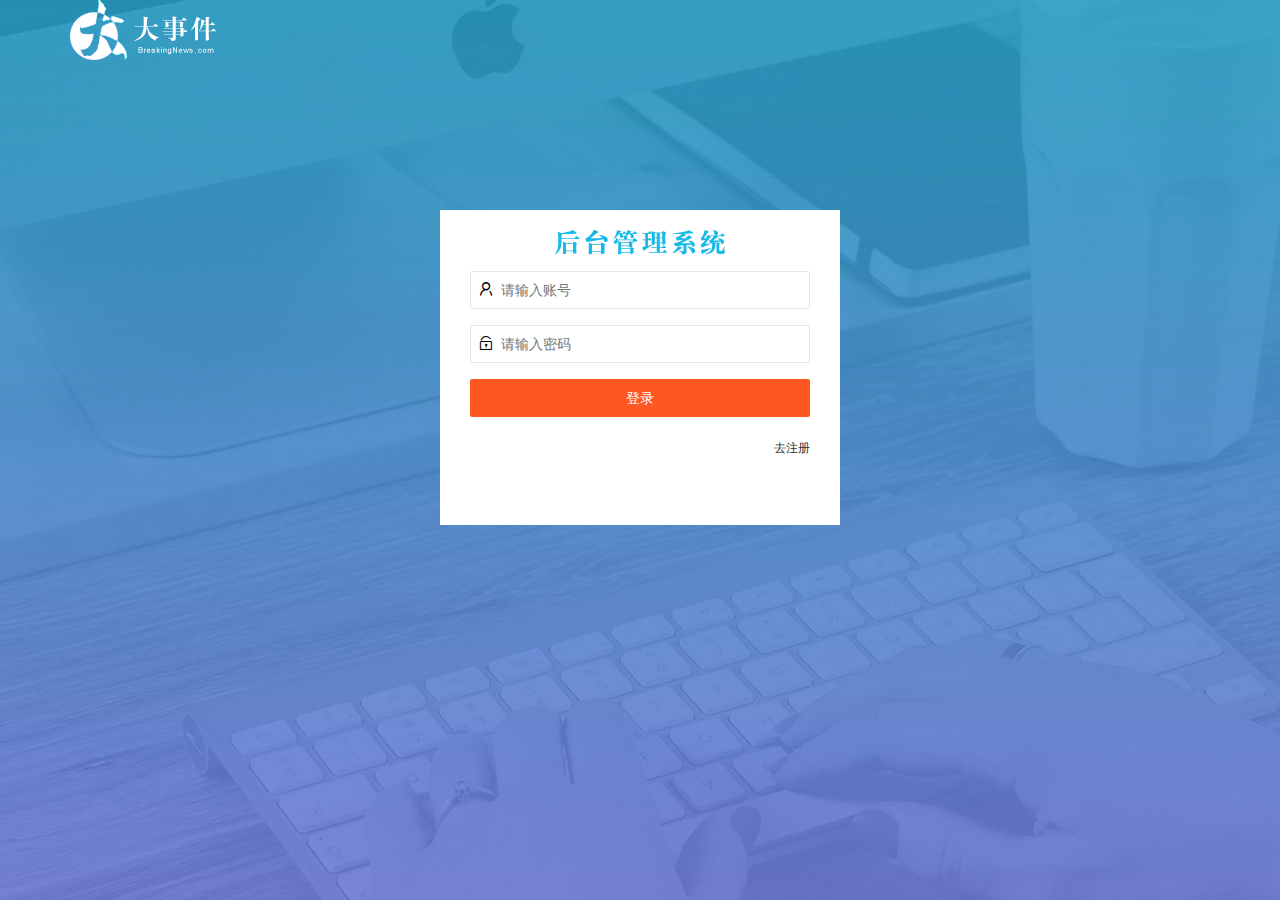
<file: index.html>
<!DOCTYPE html>
<html lang="en">

<head>
    <meta charset="UTF-8">
    <meta name="viewport" content="width=device-width, initial-scale=1.0">
    <title>Document</title>
    <link rel="stylesheet" href="/assets/fonts/iconfont.css">
    <link rel="stylesheet" href="/assets/lib/layui/css/layui.css">
    <link rel="stylesheet" href="/assets/css/index.css">
</head>

<body>
    <div class="layui-main">
        <div class="bg-tu"></div>
        <form class="layui-form form-1" action="" id="form-dl">
            <img src="/assets/images/login_title.png" alt="" class="img-tt">
            <!-- 登录框 -->
            <div class="big-yc cx" id="dv-login">
                <!-- 账号 -->
                <div class="layui-form-item">
                    <!-- 字体图标 -->
                    <div class="layui-icon layui-icon-username"></div>
                    <input type="text" name="username" required lay-verify="required" placeholder="请输入账号"
                        autocomplete="off" class="layui-input">
                </div>
                <!-- 密码 -->
                <div class="layui-form-item">
                    <!-- 字体图标 -->
                    <div class="layui-icon layui-icon-password"></div>
                    <input type="password" name="password" required lay-verify="required|pwd" placeholder="请输入密码"
                        autocomplete="off" class="layui-input">
                </div>

                <div class="layui-form-item">
                    <button class="layui-btn layui-btn-fluid layui-btn-danger" lay-submit>登录</button>
                </div>
                <a class="dl-a" href="javascript:;">去注册</a>
            </div>
        </form>
        <form action="" class="layui-form form-2" id="form-reg">
            <img src="/assets/images/login_title.png" alt="" class="img-tt">
            <!-- 注册 -->
            <div class="big-yc-1 cx">
                <!-- 输入账号 -->
                <div class="layui-form-item">
                    <!-- 字体图标 -->
                    <div class="layui-icon layui-icon-username"></div>
                    <input type="text" name="username" required lay-verify="required" placeholder="请输入账号"
                        autocomplete="off" class="layui-input">
                </div>
                <!-- 密码 -->
                <div class="layui-form-item">
                    <!-- 字体图标 -->
                    <div class="layui-icon layui-icon-password"></div>
                    <input type="password" name="password" required lay-verify="required|pwd" placeholder="请输入密码"
                        autocomplete="off" class="layui-input">
                </div>
                <!-- 确认密码 -->
                <div class="layui-form-item">
                    <!-- 字体图标 -->
                    <div class="layui-icon layui-icon-password"></div>
                    <input type="password" name="password" required lay-verify="required|pwd|repwd" placeholder="再次输入密码"
                        autocomplete="off" class="layui-input">
                </div>
                <div class="layui-form-item">
                    <button class="layui-btn layui-btn-fluid layui-btn-danger" lay-submit>注册</button>
                </div>
                <a class="dl-a" href="javascript:;">去登陆</a>
            </div>
        </form>
    </div>

</body>

<script src="/assets/lib/layui/layui.all.js"></script>
<script src="/assets/lib/jquery.js"></script>
<script src="/assets/js/baseAPI.js"></script>
<script src="/assets/js/index.js"></script>

</html>
</file>
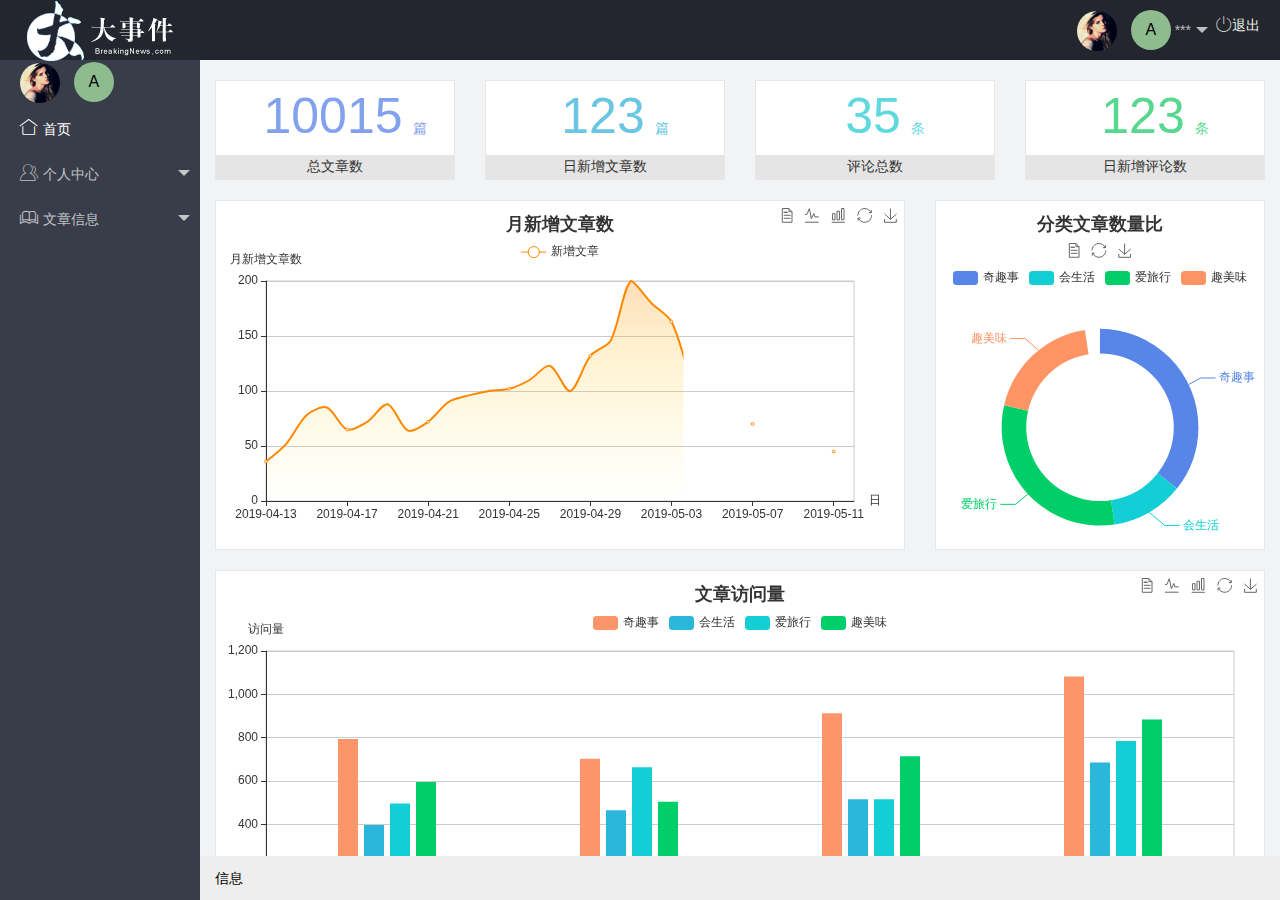
<file: ht.html>
<!DOCTYPE html>
<html>

<head>
    <meta charset="utf-8">
    <meta name="viewport" content="width=device-width, initial-scale=1, maximum-scale=1">
    <title>后台大布局 - Layui</title>
    <link rel="stylesheet" href="/assets/lib/layui/css/layui.css">
    <link rel="stylesheet" href="/assets/fonts/iconfont.css">
    <link rel="stylesheet" href="/assets/css/ht.css">
</head>

<body class="layui-layout-body">
    <div class="layui-layout layui-layout-admin">
        <div class="layui-header">
            <div class="layui-logo">
                <img src="/assets/images/logo.png" alt="">

            </div>
            <!-- 头部区域（可配合layui已有的水平导航） -->
            <ul class="layui-nav layui-layout-left">
                <li class="layui-nav-item">
                    <dl class="layui-nav-child">
                        <dd><a href=""></a></dd>
                        <dd><a href="">消息管理</a></dd>
                        <dd><a href="">授权管理</a></dd>
                    </dl>
                </li>
            </ul>
            <ul class="layui-nav layui-layout-right">
                <li class="layui-nav-item">
                    <a href="javascript:;">
                        <img src="/assets/images/sample.jpg" class="layui-nav-img touxiang">
                        <span class="text-avatar ys">A</span>
                        ***
                    </a>
                    <dl class="layui-nav-child">
                        <dd><a href="/home/xiugaixinxi.html" target="fm">基本资料</a></dd>
                        <dd><a href="/home/xiugaitouxiang.html" target="fm">更换头像</a></dd>
                        <dd><a href="/home/xiugaimima.html" target="fm">重置密码</a></dd>
                    </dl>
                </li>
                <a href="javascript:;" id="btnLogout"><span class="iconfont icon-tuichu"></span>退出</a>
            </ul>
        </div>

        <div class="layui-side layui-bg-black">
            <div class="layui-side-scroll">
                <!-- 左侧导航区域（可配合layui已有的垂直导航） -->
                <ul class="layui-nav layui-nav-tree l-ul" lay-filter="test">
                    <li class="layui-nav-item layui-nav-itemed">
                        <a href="javascriot:;" class="suerinfo">
                            <img src="/assets/images/sample.jpg" class="layui-nav-img touxiang" alt="">
                            <span class="text-avatar ys">A</span>
                            <span id="welcome"> </span>
                        </a>
                    </li>
                    <li class="layui-nav-item layui-nav-itemed">

                        <a class="" href="/home/dashboard.html" target="fm"><i class="layui-icon layui-icon-home"> </i>
                            首页</a>
                    </li>
                    <li class="layui-nav-item">
                        <a href="javascript:;"><i class="layui-icon layui-icon-user "> </i> 个人中心</a>
                        <dl class="layui-nav-child">
                            <dd><a href="/home/xiugaixinxi.html" target="fm"><i class="layui-icon layui-icon-file-b"
                                        id="yi">
                                    </i> 登录信息</a>
                            </dd>
                            <dd><a href="/home/xiugaitouxiang.html" target="fm"><i class="layui-icon layui-icon-file-b">
                                    </i>
                                    修改头像</a></dd>
                            <dd><a href="/home/xiugaimima.html" target="fm"><i class="layui-icon layui-icon-file-b">
                                    </i> 修改密码</a></dd>
                        </dl>
                    </li>
                    <li class="layui-nav-item">
                        <a href="javascript:;"><i class="layui-icon layui-icon-read"> </i> 文章信息</a>
                        <dl class="layui-nav-child">
                            <dd><a href="/home/wzlb.html" target="fm"><i class="layui-icon layui-icon-face-surprised">
                                    </i> 文章列表</a>
                            </dd>
                            <dd><a href="/home/wzleib.html" target="fm"><i class="layui-icon layui-icon-face-surprised">
                                    </i> 文章类别</a>
                            </dd>
                            <dd><a href="/home/fbwz.html" target="fm"><i class="layui-icon layui-icon-face-surprised">
                                    </i> 发表文章</a>
                            </dd>
                        </dl>
                    </li>
                </ul>
            </div>
        </div>

        <div class="layui-body">
            <!-- 内容主体区域 -->
            <iframe name="fm" src="/home/dashboard.html" frameborder="0" id="iframe"></iframe>
        </div>

        <div class="layui-footer">
            <!-- 底部固定区域 -->
            信息
        </div>
    </div>


</body>
<script src="/assets/lib/layui/layui.all.js"></script>
<script src="/assets/lib/jquery.js"></script>
<script src="/assets/js/baseAPI.js"></script>
<script src="/assets/js/ht.js"></script>

</html>
</file>
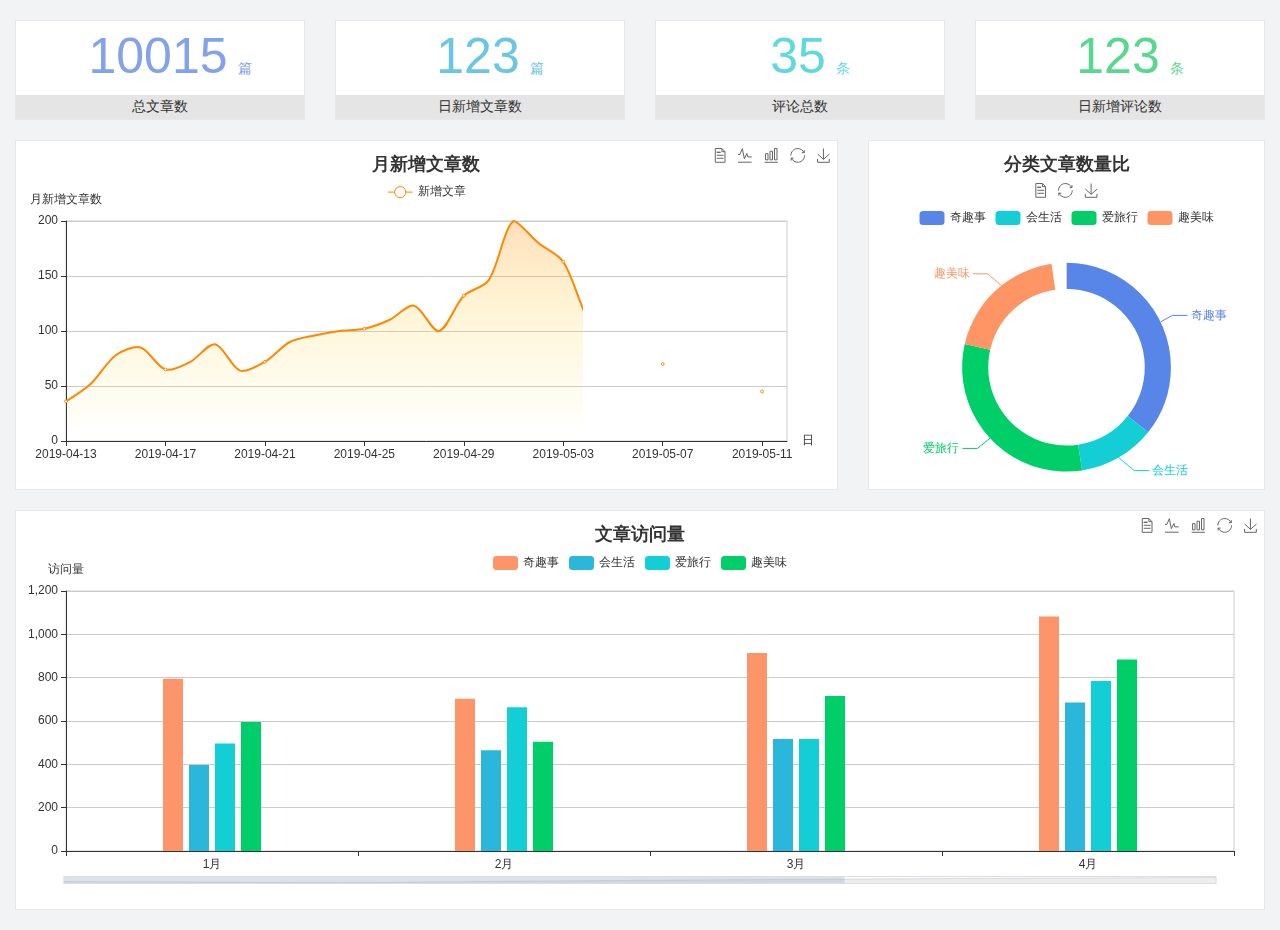
<file: home/dashboard.html>
<!DOCTYPE html>
<html lang="en">

<head>
  <meta charset="UTF-8">
  <meta name="viewport" content="width=device-width, initial-scale=1.0">
  <meta http-equiv="X-UA-Compatible" content="ie=edge">
  <title>图表统计</title>
  <link rel="stylesheet" href="../../assets/lib/bootstrap.css" />
  <link rel="stylesheet" href="../../assets/lib/main.css" />
  <script src="../../assets/lib/jquery.js"></script>
  <script type="text/javascript" src="../../assets/lib/echarts.min.js"></script>
</head>

<body>
  <div class="container-fluid">
    <div class="row spannel_list">
      <div class="col-sm-3 col-xs-6">
        <div class="spannel">
          <em>10015</em><span>篇</span>
          <b>总文章数</b>
        </div>
      </div>
      <div class="col-sm-3 col-xs-6">
        <div class="spannel scolor01">
          <em>123</em><span>篇</span>
          <b>日新增文章数</b>
        </div>
      </div>
      <div class="col-sm-3 col-xs-6">
        <div class="spannel scolor02">
          <em>35</em><span>条</span>
          <b>评论总数</b>
        </div>
      </div>
      <div class="col-sm-3 col-xs-6">
        <div class="spannel scolor03">
          <em>123</em><span>条</span>
          <b>日新增评论数</b>
        </div>
      </div>
    </div>
  </div>

  <div class="container-fluid">
    <div class="row curve-pie">
      <div class="col-lg-8 col-md-8">
        <div class="gragh_pannel" id="curve_show"></div>
      </div>
      <div class="col-lg-4 col-md-4">
        <div class="gragh_pannel" id="pie_show"></div>
      </div>
    </div>
  </div>

  <div class="container-fluid">
    <div class="column_pannel" id="column_show"></div>
  </div>

  <script>
    var oChart = echarts.init(document.getElementById('curve_show'));
    var aList_all = [
      { 'count': 36, 'date': '2019-04-13' },
      { 'count': 52, 'date': '2019-04-14' },
      { 'count': 78, 'date': '2019-04-15' },
      { 'count': 85, 'date': '2019-04-16' },
      { 'count': 65, 'date': '2019-04-17' },
      { 'count': 72, 'date': '2019-04-18' },
      { 'count': 88, 'date': '2019-04-19' },
      { 'count': 64, 'date': '2019-04-20' },
      { 'count': 72, 'date': '2019-04-21' },
      { 'count': 90, 'date': '2019-04-22' },
      { 'count': 96, 'date': '2019-04-23' },
      { 'count': 100, 'date': '2019-04-24' },
      { 'count': 102, 'date': '2019-04-25' },
      { 'count': 110, 'date': '2019-04-26' },
      { 'count': 123, 'date': '2019-04-27' },
      { 'count': 100, 'date': '2019-04-28' },
      { 'count': 132, 'date': '2019-04-29' },
      { 'count': 146, 'date': '2019-04-30' },
      { 'count': 200, 'date': '2019-05-01' },
      { 'count': 180, 'date': '2019-05-02' },
      { 'count': 163, 'date': '2019-05-03' },
      { 'count': 110, 'date': '2019-05-04' },
      { 'count': 80, 'date': '2019-05-05' },
      { 'count': 82, 'date': '2019-05-06' },
      { 'count': 70, 'date': '2019-05-07' },
      { 'count': 65, 'date': '2019-05-08' },
      { 'count': 54, 'date': '2019-05-09' },
      { 'count': 40, 'date': '2019-05-10' },
      { 'count': 45, 'date': '2019-05-11' },
      { 'count': 38, 'date': '2019-05-12' },
    ];

    let aCount = [];
    let aDate = [];

    for (var i = 0; i < aList_all.length; i++) {
      aCount.push(aList_all[i].count);
      aDate.push(aList_all[i].date);
    }

    var chartopt = {
      title: {
        text: '月新增文章数',
        left: 'center',
        top: '10'
      },
      tooltip: {
        trigger: 'axis'
      },
      legend: {
        data: ['新增文章'],
        top: '40'
      },
      toolbox: {
        show: true,
        feature: {
          mark: { show: true },
          dataView: { show: true, readOnly: false },
          magicType: { show: true, type: ['line', 'bar'] },
          restore: { show: true },
          saveAsImage: { show: true }
        }
      },
      calculable: true,
      xAxis: [
        {
          name: '日',
          type: 'category',
          boundaryGap: false,
          data: aDate
        }
      ],
      yAxis: [
        {
          name: '月新增文章数',
          type: 'value'
        }
      ],
      series: [
        {
          name: '新增文章',
          type: 'line',
          smooth: true,
          itemStyle: { normal: { areaStyle: { type: 'default' }, color: '#f80' }, lineStyle: { color: '#f80' } },
          data: aCount
        }],
      areaStyle: {
        normal: {
          color: new echarts.graphic.LinearGradient(0, 0, 0, 1, [{
            offset: 0,
            color: 'rgba(255,136,0,0.39)'
          }, {
            offset: .34,
            color: 'rgba(255,180,0,0.25)'
          }, {
            offset: 1,
            color: 'rgba(255,222,0,0.00)'
          }])

        }
      },
      grid: {
        show: true,
        x: 50,
        x2: 50,
        y: 80,
        height: 220
      }
    };

    oChart.setOption(chartopt);


    var oPie = echarts.init(document.getElementById('pie_show'));
    var oPieopt =
    {
      title: {
        top: 10,
        text: '分类文章数量比',
        x: 'center'
      },
      tooltip: {
        trigger: 'item',
        formatter: "{a} <br/>{b} : {c} ({d}%)"
      },
      color: ['#5885e8', '#13cfd5', '#00ce68', '#ff9565'],
      legend: {
        x: 'center',
        top: 65,
        data: ['奇趣事', '会生活', '爱旅行', '趣美味']
      },
      toolbox: {
        show: true,
        x: 'center',
        top: 35,
        feature: {
          mark: { show: true },
          dataView: { show: true, readOnly: false },
          magicType: {
            show: true,
            type: ['pie', 'funnel'],
            option: {
              funnel: {
                x: '25%',
                width: '50%',
                funnelAlign: 'left',
                max: 1548
              }
            }
          },
          restore: { show: true },
          saveAsImage: { show: true }
        }
      },
      calculable: true,
      series: [
        {
          name: '访问来源',
          type: 'pie',
          radius: ['45%', '60%'],
          center: ['50%', '65%'],
          data: [
            { value: 300, name: '奇趣事' },
            { value: 100, name: '会生活' },
            { value: 260, name: '爱旅行' },
            { value: 180, name: '趣美味' }
          ]
        }
      ]
    };
    oPie.setOption(oPieopt);



    var oColumn = this.echarts.init(document.getElementById('column_show'));
    var oColumnopt =
    {
      title: {
        text: '文章访问量',
        left: 'center',
        top: '10'
      },
      tooltip: {
        trigger: 'axis'
      },
      legend: {
        data: ['奇趣事', '会生活', '爱旅行', '趣美味'],
        top: '40'
      },
      toolbox: {
        show: true,
        feature: {
          mark: { show: true },
          dataView: { show: true, readOnly: false },
          magicType: { show: true, type: ['line', 'bar'] },
          restore: { show: true },
          saveAsImage: { show: true }
        }
      },
      calculable: true,
      xAxis: [
        {
          type: 'category',
          data: ['1月', '2月', '3月', '4月', '5月']
        }
      ],
      yAxis: [
        {
          name: '访问量',
          type: 'value'
        }
      ],
      series: [
        {
          name: '奇趣事',
          type: 'bar',
          barWidth: 20,
          itemStyle: {
            normal: { areaStyle: { type: 'default' }, color: '#fd956a' }
          },
          data: [800, 708, 920, 1090, 1200]
        },
        {
          name: '会生活',
          type: 'bar',
          barWidth: 20,
          itemStyle: {
            normal: { areaStyle: { type: 'default' }, color: '#2bb6db' }
          },
          data: [400, 468, 520, 690, 800]
        },
        {
          name: '爱旅行',
          type: 'bar',
          barWidth: 20,
          itemStyle: {
            normal: { areaStyle: { type: 'default' }, color: '#13cfd5' }
          },
          data: [500, 668, 520, 790, 900]
        },
        {
          name: '趣美味',
          type: 'bar',
          barWidth: 20,
          itemStyle: {
            normal: { areaStyle: { type: 'default' }, color: '#00ce68' }
          },
          data: [600, 508, 720, 890, 1000]
        }
      ],
      grid: {
        show: true,
        x: 50,
        x2: 30,
        y: 80,
        height: 260
      },
      dataZoom: [//给x轴设置滚动条
        {
          start: 0,//默认为0
          end: 100 - 1000 / 31,//默认为100
          type: 'slider',
          show: true,
          xAxisIndex: [0],
          handleSize: 0,//滑动条的 左右2个滑动条的大小
          height: 8,//组件高度
          left: 45, //左边的距离
          right: 50,//右边的距离
          bottom: 26,//右边的距离
          handleColor: '#ddd',//h滑动图标的颜色
          handleStyle: {
            borderColor: "#cacaca",
            borderWidth: "1",
            shadowBlur: 2,
            background: "#ddd",
            shadowColor: "#ddd",
          }
        }]
    };
    oColumn.setOption(oColumnopt);
  </script>
</body>

</html>
</file>
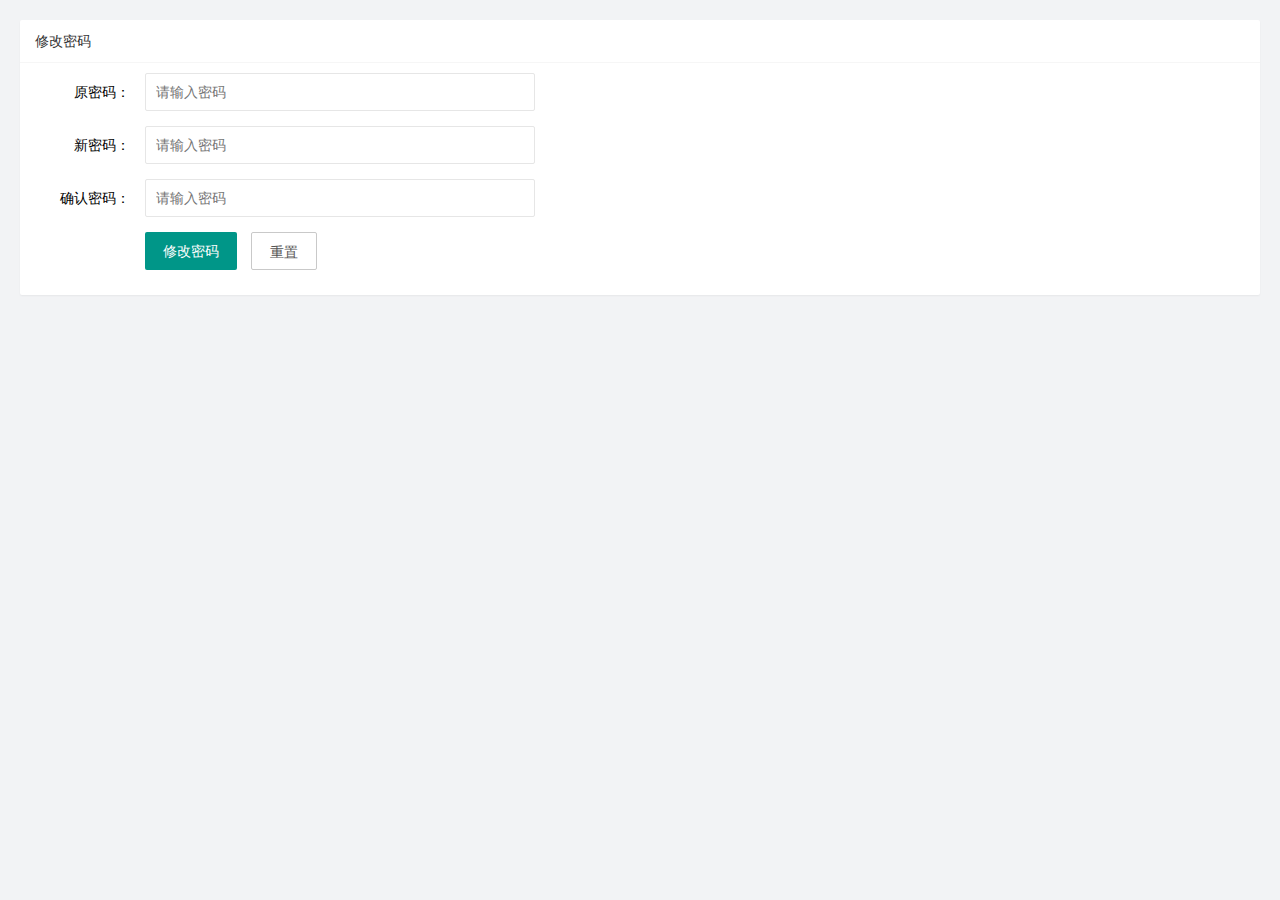
<file: home/xiugaimima.html>
<!DOCTYPE html>
<html lang="en">

<head>
    <meta charset="UTF-8">
    <meta name="viewport" content="width=device-width, initial-scale=1.0">
    <title>Document</title>
    <link rel="stylesheet" href="/assets/lib/layui/css/layui.css">
    <link rel="stylesheet" href="/assets/fonts/iconfont.css">
    <link rel="stylesheet" href="/assets/css/xiugaimima.css">
</head>

<body>
    <div class="layui-card">
        <div class="layui-card-header">修改密码</div>
        <div class="layui-card-body">
            <form class="layui-form" action="">
                <div class="layui-form-item">
                    <label class="layui-form-label">原密码：</label>
                    <div class="layui-input-block">
                        <input type="password" name="oldPwd" required lay-verify="required|pwd" placeholder="请输入密码"
                            autocomplete="off" class="layui-input">
                    </div>
                </div>
                <div class="layui-form-item">
                    <label class="layui-form-label">新密码：</label>
                    <div class="layui-input-block">
                        <input type="password" name="newPwd" required lay-verify="required|pwd|samaPwd"
                            placeholder="请输入密码" autocomplete="off" class="layui-input">
                    </div>
                </div>
                <div class="layui-form-item">
                    <label class="layui-form-label">确认密码：</label>
                    <div class="layui-input-block">
                        <input type="password" name="rePwd" required lay-verify="required|pwd|repwd" placeholder="请输入密码"
                            autocomplete="off" class="layui-input">
                    </div>
                </div>
                <div class="layui-form-item">
                    <div class="layui-input-block">
                        <button class="layui-btn" lay-submit lay-filter="formDemo">修改密码</button>
                        <button type="reset" class="layui-btn layui-btn-primary">重置</button>
                    </div>
                </div>
            </form>
        </div>
    </div>
    <script src="/assets/lib/layui/layui.all.js"></script>
    <script src="/assets/lib/jquery.js"></script>
    <script src="/assets/js/baseAPI.js"></script>
    <script src="/assets/js/xiugaimima.js"></script>
</body>

</html>
</file>
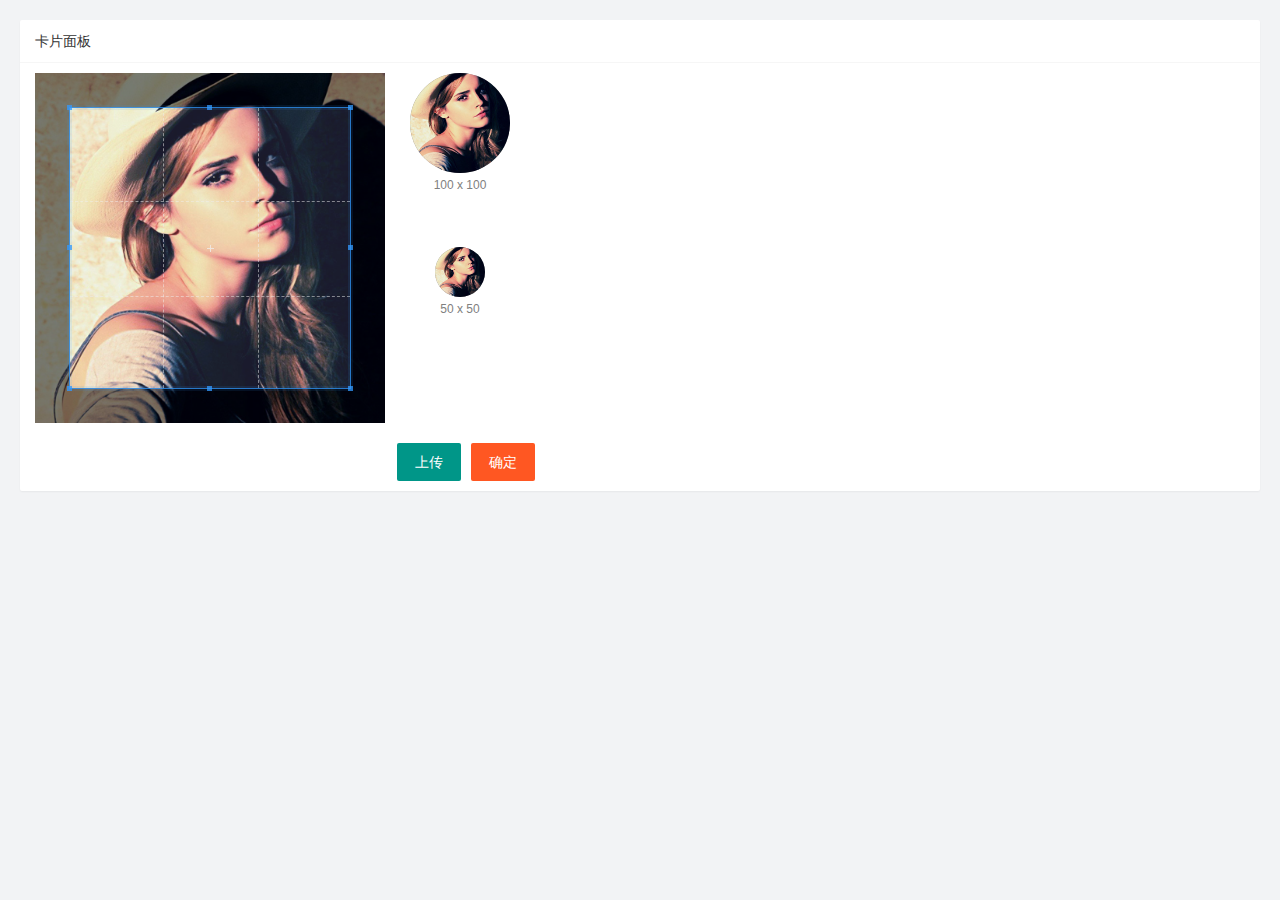
<file: home/xiugaitouxiang.html>
<!DOCTYPE html>
<html lang="en">

<head>
    <meta charset="UTF-8">
    <meta name="viewport" content="width=device-width, initial-scale=1.0">
    <title>Document</title>
    <link rel="stylesheet" href="/assets/lib/layui/css/layui.css" />
    <link rel="stylesheet" href="/assets/lib/cropper/cropper.css" />
    <link rel="stylesheet" href="/assets/css/xiugaitouxiang.css">

</head>

<body>
    <div class="layui-card">
        <div class="layui-card-header">卡片面板</div>
        <div class="layui-card-body">
            <!-- 第一行的图片裁剪和预览区域 -->
            <div class="row1">
                <!-- 图片裁剪区域 -->
                <div class="cropper-box">
                    <!-- 这个 img 标签很重要，将来会把它初始化为裁剪区域 -->
                    <img id="image" src="/assets/images/sample.jpg" />
                </div>
                <!-- 图片的预览区域 -->
                <div class="preview-box">
                    <div>
                        <!-- 宽高为 100px 的预览区域 -->
                        <div class="img-preview w100"></div>
                        <p class="size">100 x 100</p>
                    </div>
                    <div>
                        <!-- 宽高为 50px 的预览区域 -->
                        <div class="img-preview w50"></div>
                        <p class="size">50 x 50</p>
                    </div>
                </div>
            </div>

            <!-- 第二行的按钮区域 -->
            <div class="row2">
                <!-- 通过accept 选择文件类型 -->
                <input type="file" id="file" accept="image/png,image/jpeg" /> <!-- 文件选择框 -->
                <button type="button" class="layui-btn" id="btnChooseImage">上传</button>
                <button type="button" class="layui-btn layui-btn-danger" id="btnUpload">确定</button>
            </div>
        </div>
        <script src="/assets/lib/layui/layui.all.js"></script>
        <script src="/assets/lib/jquery.js"></script>
        <script src="/assets/lib/cropper/Cropper.js"></script>
        <script src="/assets/lib/cropper/jquery-cropper.js"></script>
        <script src="/assets/js/baseAPI.js"></script>
        <script src="/assets//js/xiugaitouxiang.js"></script>

</body>

</html>
</file>
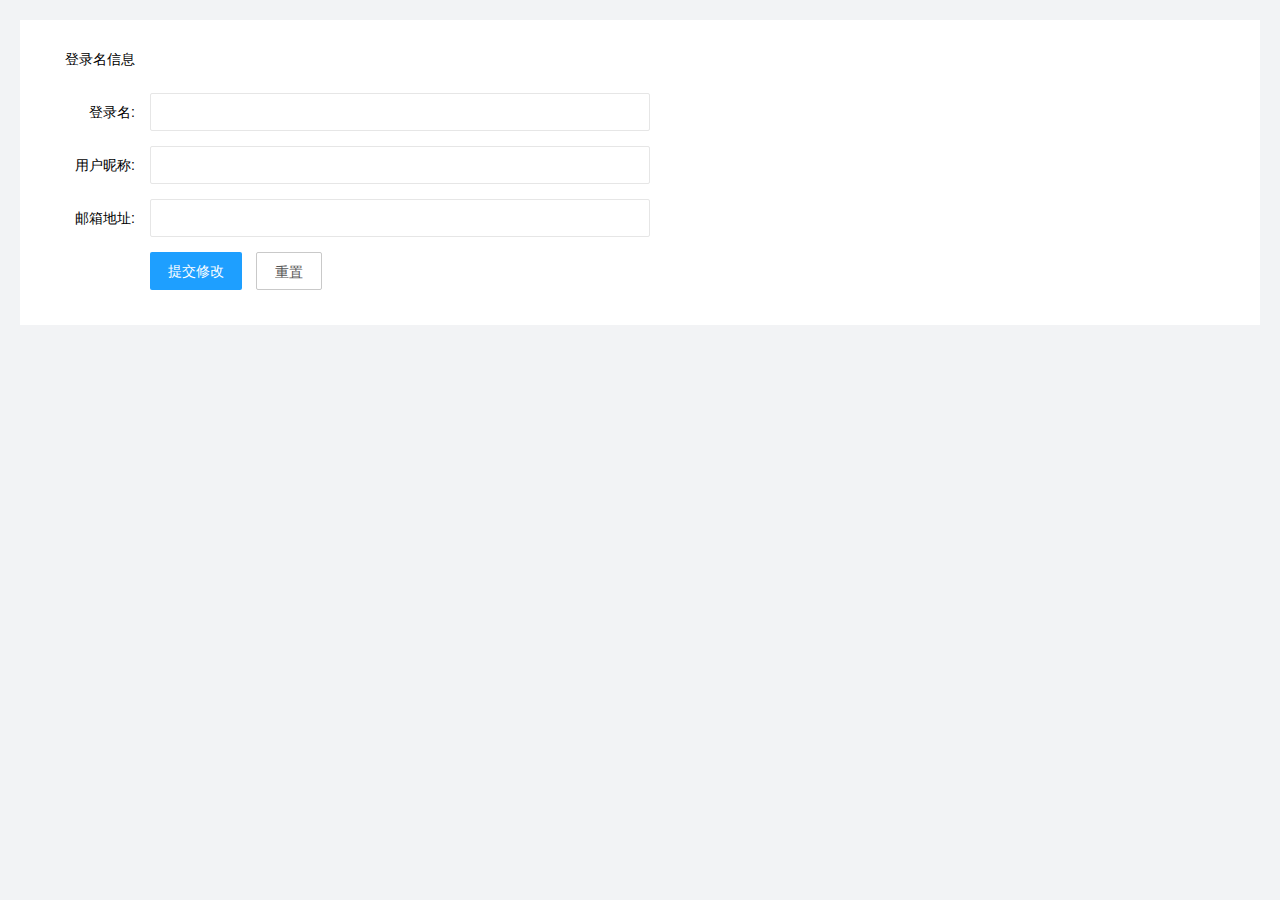
<file: home/xiugaixinxi.html>
<!DOCTYPE html>
<html lang="en">

<head>
    <meta charset="UTF-8">
    <meta name="viewport" content="width=device-width, initial-scale=1.0">
    <title>Document</title>
    <link rel="stylesheet" href="/assets/lib/layui/css/layui.css">
    <link rel="stylesheet" href="/assets/fonts/iconfont.css">
    <link rel="stylesheet" href="/assets/css/xiugaixinxi.css">
</head>

<body>
    <form class="layui-form " action="" lay-filter="formUserInfo">
        <div class="layui-form-item">
            <label class="layui-form-label">登录名信息</label>
        </div>
        <input type="hidden" name="id" value="" id="id" />
        <div class="layui-form-item">
            <label class="layui-form-label">登录名:</label>
            <div class="layui-input-inline">
                <input type="text" name="username" required lay-verify="required" placeholder="" autocomplete="off"
                    class="layui-input">
            </div>
        </div>
        <div class="layui-form-item">
            <label class="layui-form-label">用户昵称:</label>
            <div class="layui-input-inline">
                <input type="text" name="nickname" required lay-verify="required|nickname" placeholder=""
                    autocomplete="off" class="layui-input">
            </div>
        </div>
        <div class="layui-form-item">
            <label class="layui-form-label">邮箱地址:</label>
            <div class="layui-input-inline">
                <input type="text" name="email" required lay-verify="required|email" placeholder="" autocomplete="off"
                    class="layui-input">
            </div>
        </div>
        <div class="layui-form-item">
            <div class="layui-input-block">
                <button class="layui-btn layui-btn-normal" lay-submit lay-filter="formDemo">提交修改</button>
                <button type="reset" class="layui-btn layui-btn-primary " id="btnReset">重置</button>
            </div>
        </div>
    </form>
</body>
<script src="/assets/lib/layui/layui.all.js"></script>
<script src="/assets/lib/jquery.js"></script>
<script src="/assets/js/baseAPI.js"></script>
<script src="/assets/js/xiugaixinxi.js"></script>

</html>
</file>
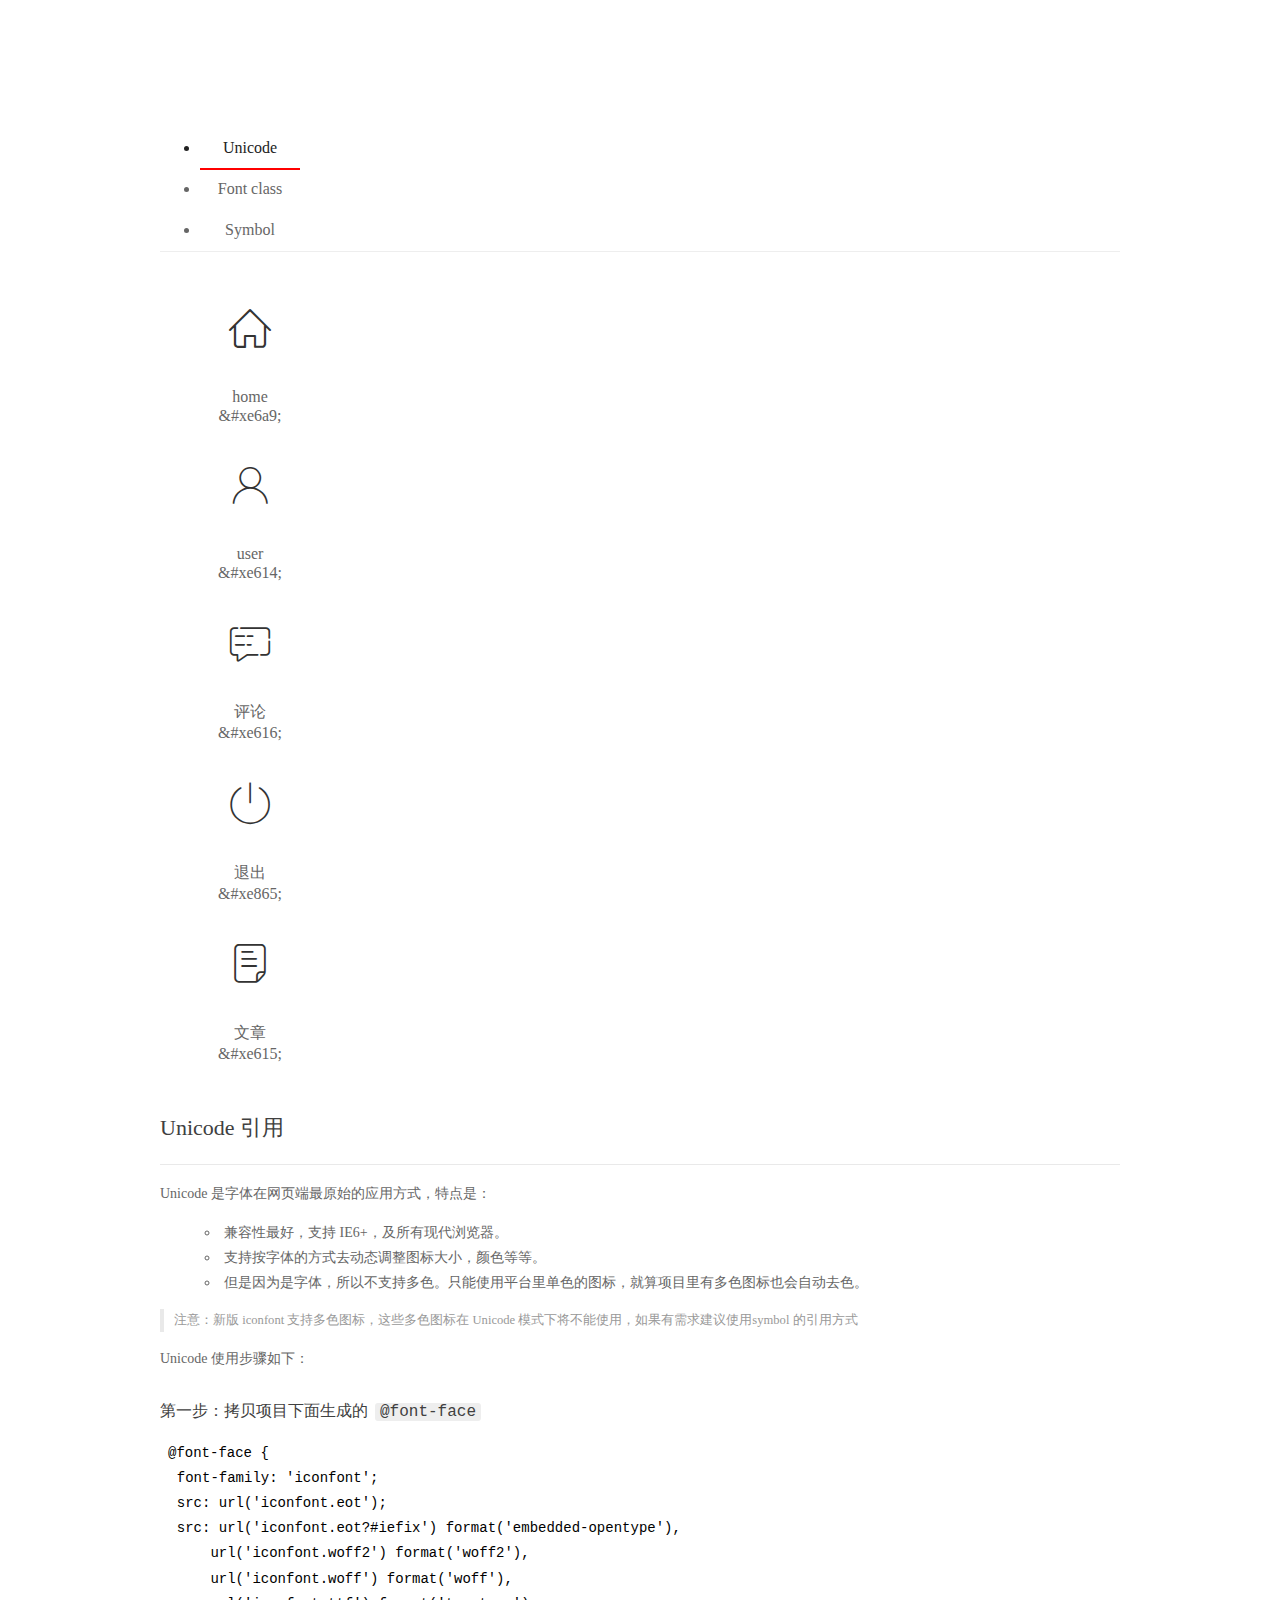
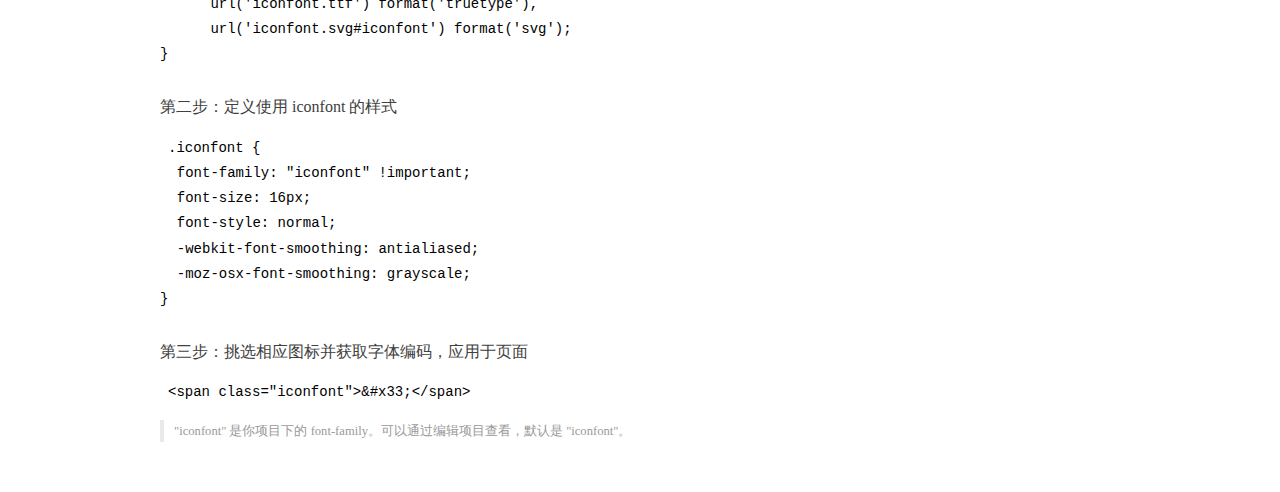
<file: assets/fonts/demo_index.html>
<!DOCTYPE html>
<html>
<head>
  <meta charset="utf-8"/>
  <title>IconFont Demo</title>
  <link rel="shortcut icon" href="https://gtms04.alicdn.com/tps/i4/TB1_oz6GVXXXXaFXpXXJDFnIXXX-64-64.ico" type="image/x-icon"/>
  <link rel="stylesheet" href="https://g.alicdn.com/thx/cube/1.3.2/cube.min.css">
  <link rel="stylesheet" href="demo.css">
  <link rel="stylesheet" href="iconfont.css">
  <script src="iconfont.js"></script>
  <!-- jQuery -->
  <script src="https://a1.alicdn.com/oss/uploads/2018/12/26/7bfddb60-08e8-11e9-9b04-53e73bb6408b.js"></script>
  <!-- 代码高亮 -->
  <script src="https://a1.alicdn.com/oss/uploads/2018/12/26/a3f714d0-08e6-11e9-8a15-ebf944d7534c.js"></script>
</head>
<body>
  <div class="main">
    <h1 class="logo"><a href="https://www.iconfont.cn/" title="iconfont 首页" target="_blank">&#xe86b;</a></h1>
    <div class="nav-tabs">
      <ul id="tabs" class="dib-box">
        <li class="dib active"><span>Unicode</span></li>
        <li class="dib"><span>Font class</span></li>
        <li class="dib"><span>Symbol</span></li>
      </ul>
      
    </div>
    <div class="tab-container">
      <div class="content unicode" style="display: block;">
          <ul class="icon_lists dib-box">
          
            <li class="dib">
              <span class="icon iconfont">&#xe6a9;</span>
                <div class="name">home</div>
                <div class="code-name">&amp;#xe6a9;</div>
              </li>
          
            <li class="dib">
              <span class="icon iconfont">&#xe614;</span>
                <div class="name">user</div>
                <div class="code-name">&amp;#xe614;</div>
              </li>
          
            <li class="dib">
              <span class="icon iconfont">&#xe616;</span>
                <div class="name">评论</div>
                <div class="code-name">&amp;#xe616;</div>
              </li>
          
            <li class="dib">
              <span class="icon iconfont">&#xe865;</span>
                <div class="name">退出</div>
                <div class="code-name">&amp;#xe865;</div>
              </li>
          
            <li class="dib">
              <span class="icon iconfont">&#xe615;</span>
                <div class="name">文章</div>
                <div class="code-name">&amp;#xe615;</div>
              </li>
          
          </ul>
          <div class="article markdown">
          <h2 id="unicode-">Unicode 引用</h2>
          <hr>

          <p>Unicode 是字体在网页端最原始的应用方式，特点是：</p>
          <ul>
            <li>兼容性最好，支持 IE6+，及所有现代浏览器。</li>
            <li>支持按字体的方式去动态调整图标大小，颜色等等。</li>
            <li>但是因为是字体，所以不支持多色。只能使用平台里单色的图标，就算项目里有多色图标也会自动去色。</li>
          </ul>
          <blockquote>
            <p>注意：新版 iconfont 支持多色图标，这些多色图标在 Unicode 模式下将不能使用，如果有需求建议使用symbol 的引用方式</p>
          </blockquote>
          <p>Unicode 使用步骤如下：</p>
          <h3 id="-font-face">第一步：拷贝项目下面生成的 <code>@font-face</code></h3>
<pre><code class="language-css"
>@font-face {
  font-family: 'iconfont';
  src: url('iconfont.eot');
  src: url('iconfont.eot?#iefix') format('embedded-opentype'),
      url('iconfont.woff2') format('woff2'),
      url('iconfont.woff') format('woff'),
      url('iconfont.ttf') format('truetype'),
      url('iconfont.svg#iconfont') format('svg');
}
</code></pre>
          <h3 id="-iconfont-">第二步：定义使用 iconfont 的样式</h3>
<pre><code class="language-css"
>.iconfont {
  font-family: "iconfont" !important;
  font-size: 16px;
  font-style: normal;
  -webkit-font-smoothing: antialiased;
  -moz-osx-font-smoothing: grayscale;
}
</code></pre>
          <h3 id="-">第三步：挑选相应图标并获取字体编码，应用于页面</h3>
<pre>
<code class="language-html"
>&lt;span class="iconfont"&gt;&amp;#x33;&lt;/span&gt;
</code></pre>
          <blockquote>
            <p>"iconfont" 是你项目下的 font-family。可以通过编辑项目查看，默认是 "iconfont"。</p>
          </blockquote>
          </div>
      </div>
      <div class="content font-class">
        <ul class="icon_lists dib-box">
          
          <li class="dib">
            <span class="icon iconfont icon-home"></span>
            <div class="name">
              home
            </div>
            <div class="code-name">.icon-home
            </div>
          </li>
          
          <li class="dib">
            <span class="icon iconfont icon-user"></span>
            <div class="name">
              user
            </div>
            <div class="code-name">.icon-user
            </div>
          </li>
          
          <li class="dib">
            <span class="icon iconfont icon-pinglun"></span>
            <div class="name">
              评论
            </div>
            <div class="code-name">.icon-pinglun
            </div>
          </li>
          
          <li class="dib">
            <span class="icon iconfont icon-tuichu"></span>
            <div class="name">
              退出
            </div>
            <div class="code-name">.icon-tuichu
            </div>
          </li>
          
          <li class="dib">
            <span class="icon iconfont icon-16"></span>
            <div class="name">
              文章
            </div>
            <div class="code-name">.icon-16
            </div>
          </li>
          
        </ul>
        <div class="article markdown">
        <h2 id="font-class-">font-class 引用</h2>
        <hr>

        <p>font-class 是 Unicode 使用方式的一种变种，主要是解决 Unicode 书写不直观，语意不明确的问题。</p>
        <p>与 Unicode 使用方式相比，具有如下特点：</p>
        <ul>
          <li>兼容性良好，支持 IE8+，及所有现代浏览器。</li>
          <li>相比于 Unicode 语意明确，书写更直观。可以很容易分辨这个 icon 是什么。</li>
          <li>因为使用 class 来定义图标，所以当要替换图标时，只需要修改 class 里面的 Unicode 引用。</li>
          <li>不过因为本质上还是使用的字体，所以多色图标还是不支持的。</li>
        </ul>
        <p>使用步骤如下：</p>
        <h3 id="-fontclass-">第一步：引入项目下面生成的 fontclass 代码：</h3>
<pre><code class="language-html">&lt;link rel="stylesheet" href="./iconfont.css"&gt;
</code></pre>
        <h3 id="-">第二步：挑选相应图标并获取类名，应用于页面：</h3>
<pre><code class="language-html">&lt;span class="iconfont icon-xxx"&gt;&lt;/span&gt;
</code></pre>
        <blockquote>
          <p>"
            iconfont" 是你项目下的 font-family。可以通过编辑项目查看，默认是 "iconfont"。</p>
        </blockquote>
      </div>
      </div>
      <div class="content symbol">
          <ul class="icon_lists dib-box">
          
            <li class="dib">
                <svg class="icon svg-icon" aria-hidden="true">
                  <use xlink:href="#icon-home"></use>
                </svg>
                <div class="name">home</div>
                <div class="code-name">#icon-home</div>
            </li>
          
            <li class="dib">
                <svg class="icon svg-icon" aria-hidden="true">
                  <use xlink:href="#icon-user"></use>
                </svg>
                <div class="name">user</div>
                <div class="code-name">#icon-user</div>
            </li>
          
            <li class="dib">
                <svg class="icon svg-icon" aria-hidden="true">
                  <use xlink:href="#icon-pinglun"></use>
                </svg>
                <div class="name">评论</div>
                <div class="code-name">#icon-pinglun</div>
            </li>
          
            <li class="dib">
                <svg class="icon svg-icon" aria-hidden="true">
                  <use xlink:href="#icon-tuichu"></use>
                </svg>
                <div class="name">退出</div>
                <div class="code-name">#icon-tuichu</div>
            </li>
          
            <li class="dib">
                <svg class="icon svg-icon" aria-hidden="true">
                  <use xlink:href="#icon-16"></use>
                </svg>
                <div class="name">文章</div>
                <div class="code-name">#icon-16</div>
            </li>
          
          </ul>
          <div class="article markdown">
          <h2 id="symbol-">Symbol 引用</h2>
          <hr>

          <p>这是一种全新的使用方式，应该说这才是未来的主流，也是平台目前推荐的用法。相关介绍可以参考这篇<a href="">文章</a>
            这种用法其实是做了一个 SVG 的集合，与另外两种相比具有如下特点：</p>
          <ul>
            <li>支持多色图标了，不再受单色限制。</li>
            <li>通过一些技巧，支持像字体那样，通过 <code>font-size</code>, <code>color</code> 来调整样式。</li>
            <li>兼容性较差，支持 IE9+，及现代浏览器。</li>
            <li>浏览器渲染 SVG 的性能一般，还不如 png。</li>
          </ul>
          <p>使用步骤如下：</p>
          <h3 id="-symbol-">第一步：引入项目下面生成的 symbol 代码：</h3>
<pre><code class="language-html">&lt;script src="./iconfont.js"&gt;&lt;/script&gt;
</code></pre>
          <h3 id="-css-">第二步：加入通用 CSS 代码（引入一次就行）：</h3>
<pre><code class="language-html">&lt;style&gt;
.icon {
  width: 1em;
  height: 1em;
  vertical-align: -0.15em;
  fill: currentColor;
  overflow: hidden;
}
&lt;/style&gt;
</code></pre>
          <h3 id="-">第三步：挑选相应图标并获取类名，应用于页面：</h3>
<pre><code class="language-html">&lt;svg class="icon" aria-hidden="true"&gt;
  &lt;use xlink:href="#icon-xxx"&gt;&lt;/use&gt;
&lt;/svg&gt;
</code></pre>
          </div>
      </div>

    </div>
  </div>
  <script>
  $(document).ready(function () {
      $('.tab-container .content:first').show()

      $('#tabs li').click(function (e) {
        var tabContent = $('.tab-container .content')
        var index = $(this).index()

        if ($(this).hasClass('active')) {
          return
        } else {
          $('#tabs li').removeClass('active')
          $(this).addClass('active')

          tabContent.hide().eq(index).fadeIn()
        }
      })
    })
  </script>
</body>
</html>
</file>
<file: assets/fonts/iconfont.css>
@font-face {font-family: "iconfont";
  src: url('iconfont.eot?t=1576139966484'); /* IE9 */
  src: url('iconfont.eot?t=1576139966484#iefix') format('embedded-opentype'), /* IE6-IE8 */
  url('[data-uri]') format('woff2'),
  url('iconfont.woff?t=1576139966484') format('woff'),
  url('iconfont.ttf?t=1576139966484') format('truetype'), /* chrome, firefox, opera, Safari, Android, iOS 4.2+ */
  url('iconfont.svg?t=1576139966484#iconfont') format('svg'); /* iOS 4.1- */
}

.iconfont {
  font-family: "iconfont" !important;
  font-size: 16px;
  font-style: normal;
  -webkit-font-smoothing: antialiased;
  -moz-osx-font-smoothing: grayscale;
}

.icon-home:before {
  content: "\e6a9";
}

.icon-user:before {
  content: "\e614";
}

.icon-pinglun:before {
  content: "\e616";
}

.icon-tuichu:before {
  content: "\e865";
}

.icon-16:before {
  content: "\e615";
}
</file>
<file: assets/lib/layui/css/layui.css>
/** layui-v2.5.5 MIT License By https://www.layui.com */
 .layui-inline,img{display:inline-block;vertical-align:middle}h1,h2,h3,h4,h5,h6{font-weight:400}.layui-edge,.layui-header,.layui-inline,.layui-main{position:relative}.layui-body,.layui-edge,.layui-elip{overflow:hidden}.layui-btn,.layui-edge,.layui-inline,img{vertical-align:middle}.layui-btn,.layui-disabled,.layui-icon,.layui-unselect{-moz-user-select:none;-webkit-user-select:none;-ms-user-select:none}.layui-elip,.layui-form-checkbox span,.layui-form-pane .layui-form-label{text-overflow:ellipsis;white-space:nowrap}.layui-breadcrumb,.layui-tree-btnGroup{visibility:hidden}blockquote,body,button,dd,div,dl,dt,form,h1,h2,h3,h4,h5,h6,input,li,ol,p,pre,td,textarea,th,ul{margin:0;padding:0;-webkit-tap-highlight-color:rgba(0,0,0,0)}a:active,a:hover{outline:0}img{border:none}li{list-style:none}table{border-collapse:collapse;border-spacing:0}h4,h5,h6{font-size:100%}button,input,optgroup,option,select,textarea{font-family:inherit;font-size:inherit;font-style:inherit;font-weight:inherit;outline:0}pre{white-space:pre-wrap;white-space:-moz-pre-wrap;white-space:-pre-wrap;white-space:-o-pre-wrap;word-wrap:break-word}body{line-height:24px;font:14px Helvetica Neue,Helvetica,PingFang SC,Tahoma,Arial,sans-serif}hr{height:1px;margin:10px 0;border:0;clear:both}a{color:#333;text-decoration:none}a:hover{color:#777}a cite{font-style:normal;*cursor:pointer}.layui-border-box,.layui-border-box *{box-sizing:border-box}.layui-box,.layui-box *{box-sizing:content-box}.layui-clear{clear:both;*zoom:1}.layui-clear:after{content:'\20';clear:both;*zoom:1;display:block;height:0}.layui-inline{*display:inline;*zoom:1}.layui-edge{display:inline-block;width:0;height:0;border-width:6px;border-style:dashed;border-color:transparent}.layui-edge-top{top:-4px;border-bottom-color:#999;border-bottom-style:solid}.layui-edge-right{border-left-color:#999;border-left-style:solid}.layui-edge-bottom{top:2px;border-top-color:#999;border-top-style:solid}.layui-edge-left{border-right-color:#999;border-right-style:solid}.layui-disabled,.layui-disabled:hover{color:#d2d2d2!important;cursor:not-allowed!important}.layui-circle{border-radius:100%}.layui-show{display:block!important}.layui-hide{display:none!important}@font-face{font-family:layui-icon;src:url(../font/iconfont.eot?v=250);src:url(../font/iconfont.eot?v=250#iefix) format('embedded-opentype'),url(../font/iconfont.woff2?v=250) format('woff2'),url(../font/iconfont.woff?v=250) format('woff'),url(../font/iconfont.ttf?v=250) format('truetype'),url(../font/iconfont.svg?v=250#layui-icon) format('svg')}.layui-icon{font-family:layui-icon!important;font-size:16px;font-style:normal;-webkit-font-smoothing:antialiased;-moz-osx-font-smoothing:grayscale}.layui-icon-reply-fill:before{content:"\e611"}.layui-icon-set-fill:before{content:"\e614"}.layui-icon-menu-fill:before{content:"\e60f"}.layui-icon-search:before{content:"\e615"}.layui-icon-share:before{content:"\e641"}.layui-icon-set-sm:before{content:"\e620"}.layui-icon-engine:before{content:"\e628"}.layui-icon-close:before{content:"\1006"}.layui-icon-close-fill:before{content:"\1007"}.layui-icon-chart-screen:before{content:"\e629"}.layui-icon-star:before{content:"\e600"}.layui-icon-circle-dot:before{content:"\e617"}.layui-icon-chat:before{content:"\e606"}.layui-icon-release:before{content:"\e609"}.layui-icon-list:before{content:"\e60a"}.layui-icon-chart:before{content:"\e62c"}.layui-icon-ok-circle:before{content:"\1005"}.layui-icon-layim-theme:before{content:"\e61b"}.layui-icon-table:before{content:"\e62d"}.layui-icon-right:before{content:"\e602"}.layui-icon-left:before{content:"\e603"}.layui-icon-cart-simple:before{content:"\e698"}.layui-icon-face-cry:before{content:"\e69c"}.layui-icon-face-smile:before{content:"\e6af"}.layui-icon-survey:before{content:"\e6b2"}.layui-icon-tree:before{content:"\e62e"}.layui-icon-upload-circle:before{content:"\e62f"}.layui-icon-add-circle:before{content:"\e61f"}.layui-icon-download-circle:before{content:"\e601"}.layui-icon-templeate-1:before{content:"\e630"}.layui-icon-util:before{content:"\e631"}.layui-icon-face-surprised:before{content:"\e664"}.layui-icon-edit:before{content:"\e642"}.layui-icon-speaker:before{content:"\e645"}.layui-icon-down:before{content:"\e61a"}.layui-icon-file:before{content:"\e621"}.layui-icon-layouts:before{content:"\e632"}.layui-icon-rate-half:before{content:"\e6c9"}.layui-icon-add-circle-fine:before{content:"\e608"}.layui-icon-prev-circle:before{content:"\e633"}.layui-icon-read:before{content:"\e705"}.layui-icon-404:before{content:"\e61c"}.layui-icon-carousel:before{content:"\e634"}.layui-icon-help:before{content:"\e607"}.layui-icon-code-circle:before{content:"\e635"}.layui-icon-water:before{content:"\e636"}.layui-icon-username:before{content:"\e66f"}.layui-icon-find-fill:before{content:"\e670"}.layui-icon-about:before{content:"\e60b"}.layui-icon-location:before{content:"\e715"}.layui-icon-up:before{content:"\e619"}.layui-icon-pause:before{content:"\e651"}.layui-icon-date:before{content:"\e637"}.layui-icon-layim-uploadfile:before{content:"\e61d"}.layui-icon-delete:before{content:"\e640"}.layui-icon-play:before{content:"\e652"}.layui-icon-top:before{content:"\e604"}.layui-icon-friends:before{content:"\e612"}.layui-icon-refresh-3:before{content:"\e9aa"}.layui-icon-ok:before{content:"\e605"}.layui-icon-layer:before{content:"\e638"}.layui-icon-face-smile-fine:before{content:"\e60c"}.layui-icon-dollar:before{content:"\e659"}.layui-icon-group:before{content:"\e613"}.layui-icon-layim-download:before{content:"\e61e"}.layui-icon-picture-fine:before{content:"\e60d"}.layui-icon-link:before{content:"\e64c"}.layui-icon-diamond:before{content:"\e735"}.layui-icon-log:before{content:"\e60e"}.layui-icon-rate-solid:before{content:"\e67a"}.layui-icon-fonts-del:before{content:"\e64f"}.layui-icon-unlink:before{content:"\e64d"}.layui-icon-fonts-clear:before{content:"\e639"}.layui-icon-triangle-r:before{content:"\e623"}.layui-icon-circle:before{content:"\e63f"}.layui-icon-radio:before{content:"\e643"}.layui-icon-align-center:before{content:"\e647"}.layui-icon-align-right:before{content:"\e648"}.layui-icon-align-left:before{content:"\e649"}.layui-icon-loading-1:before{content:"\e63e"}.layui-icon-return:before{content:"\e65c"}.layui-icon-fonts-strong:before{content:"\e62b"}.layui-icon-upload:before{content:"\e67c"}.layui-icon-dialogue:before{content:"\e63a"}.layui-icon-video:before{content:"\e6ed"}.layui-icon-headset:before{content:"\e6fc"}.layui-icon-cellphone-fine:before{content:"\e63b"}.layui-icon-add-1:before{content:"\e654"}.layui-icon-face-smile-b:before{content:"\e650"}.layui-icon-fonts-html:before{content:"\e64b"}.layui-icon-form:before{content:"\e63c"}.layui-icon-cart:before{content:"\e657"}.layui-icon-camera-fill:before{content:"\e65d"}.layui-icon-tabs:before{content:"\e62a"}.layui-icon-fonts-code:before{content:"\e64e"}.layui-icon-fire:before{content:"\e756"}.layui-icon-set:before{content:"\e716"}.layui-icon-fonts-u:before{content:"\e646"}.layui-icon-triangle-d:before{content:"\e625"}.layui-icon-tips:before{content:"\e702"}.layui-icon-picture:before{content:"\e64a"}.layui-icon-more-vertical:before{content:"\e671"}.layui-icon-flag:before{content:"\e66c"}.layui-icon-loading:before{content:"\e63d"}.layui-icon-fonts-i:before{content:"\e644"}.layui-icon-refresh-1:before{content:"\e666"}.layui-icon-rmb:before{content:"\e65e"}.layui-icon-home:before{content:"\e68e"}.layui-icon-user:before{content:"\e770"}.layui-icon-notice:before{content:"\e667"}.layui-icon-login-weibo:before{content:"\e675"}.layui-icon-voice:before{content:"\e688"}.layui-icon-upload-drag:before{content:"\e681"}.layui-icon-login-qq:before{content:"\e676"}.layui-icon-snowflake:before{content:"\e6b1"}.layui-icon-file-b:before{content:"\e655"}.layui-icon-template:before{content:"\e663"}.layui-icon-auz:before{content:"\e672"}.layui-icon-console:before{content:"\e665"}.layui-icon-app:before{content:"\e653"}.layui-icon-prev:before{content:"\e65a"}.layui-icon-website:before{content:"\e7ae"}.layui-icon-next:before{content:"\e65b"}.layui-icon-component:before{content:"\e857"}.layui-icon-more:before{content:"\e65f"}.layui-icon-login-wechat:before{content:"\e677"}.layui-icon-shrink-right:before{content:"\e668"}.layui-icon-spread-left:before{content:"\e66b"}.layui-icon-camera:before{content:"\e660"}.layui-icon-note:before{content:"\e66e"}.layui-icon-refresh:before{content:"\e669"}.layui-icon-female:before{content:"\e661"}.layui-icon-male:before{content:"\e662"}.layui-icon-password:before{content:"\e673"}.layui-icon-senior:before{content:"\e674"}.layui-icon-theme:before{content:"\e66a"}.layui-icon-tread:before{content:"\e6c5"}.layui-icon-praise:before{content:"\e6c6"}.layui-icon-star-fill:before{content:"\e658"}.layui-icon-rate:before{content:"\e67b"}.layui-icon-template-1:before{content:"\e656"}.layui-icon-vercode:before{content:"\e679"}.layui-icon-cellphone:before{content:"\e678"}.layui-icon-screen-full:before{content:"\e622"}.layui-icon-screen-restore:before{content:"\e758"}.layui-icon-cols:before{content:"\e610"}.layui-icon-export:before{content:"\e67d"}.layui-icon-print:before{content:"\e66d"}.layui-icon-slider:before{content:"\e714"}.layui-icon-addition:before{content:"\e624"}.layui-icon-subtraction:before{content:"\e67e"}.layui-icon-service:before{content:"\e626"}.layui-icon-transfer:before{content:"\e691"}.layui-main{width:1140px;margin:0 auto}.layui-header{z-index:1000;height:60px}.layui-header a:hover{transition:all .5s;-webkit-transition:all .5s}.layui-side{position:fixed;left:0;top:0;bottom:0;z-index:999;width:200px;overflow-x:hidden}.layui-side-scroll{position:relative;width:220px;height:100%;overflow-x:hidden}.layui-body{position:absolute;left:200px;right:0;top:0;bottom:0;z-index:998;width:auto;overflow-y:auto;box-sizing:border-box}.layui-layout-body{overflow:hidden}.layui-layout-admin .layui-header{background-color:#23262E}.layui-layout-admin .layui-side{top:60px;width:200px;overflow-x:hidden}.layui-layout-admin .layui-body{position:fixed;top:60px;bottom:44px}.layui-layout-admin .layui-main{width:auto;margin:0 15px}.layui-layout-admin .layui-footer{position:fixed;left:200px;right:0;bottom:0;height:44px;line-height:44px;padding:0 15px;background-color:#eee}.layui-layout-admin .layui-logo{position:absolute;left:0;top:0;width:200px;height:100%;line-height:60px;text-align:center;color:#009688;font-size:16px}.layui-layout-admin .layui-header .layui-nav{background:0 0}.layui-layout-left{position:absolute!important;left:200px;top:0}.layui-layout-right{position:absolute!important;right:0;top:0}.layui-container{position:relative;margin:0 auto;padding:0 15px;box-sizing:border-box}.layui-fluid{position:relative;margin:0 auto;padding:0 15px}.layui-row:after,.layui-row:before{content:'';display:block;clear:both}.layui-col-lg1,.layui-col-lg10,.layui-col-lg11,.layui-col-lg12,.layui-col-lg2,.layui-col-lg3,.layui-col-lg4,.layui-col-lg5,.layui-col-lg6,.layui-col-lg7,.layui-col-lg8,.layui-col-lg9,.layui-col-md1,.layui-col-md10,.layui-col-md11,.layui-col-md12,.layui-col-md2,.layui-col-md3,.layui-col-md4,.layui-col-md5,.layui-col-md6,.layui-col-md7,.layui-col-md8,.layui-col-md9,.layui-col-sm1,.layui-col-sm10,.layui-col-sm11,.layui-col-sm12,.layui-col-sm2,.layui-col-sm3,.layui-col-sm4,.layui-col-sm5,.layui-col-sm6,.layui-col-sm7,.layui-col-sm8,.layui-col-sm9,.layui-col-xs1,.layui-col-xs10,.layui-col-xs11,.layui-col-xs12,.layui-col-xs2,.layui-col-xs3,.layui-col-xs4,.layui-col-xs5,.layui-col-xs6,.layui-col-xs7,.layui-col-xs8,.layui-col-xs9{position:relative;display:block;box-sizing:border-box}.layui-col-xs1,.layui-col-xs10,.layui-col-xs11,.layui-col-xs12,.layui-col-xs2,.layui-col-xs3,.layui-col-xs4,.layui-col-xs5,.layui-col-xs6,.layui-col-xs7,.layui-col-xs8,.layui-col-xs9{float:left}.layui-col-xs1{width:8.33333333%}.layui-col-xs2{width:16.66666667%}.layui-col-xs3{width:25%}.layui-col-xs4{width:33.33333333%}.layui-col-xs5{width:41.66666667%}.layui-col-xs6{width:50%}.layui-col-xs7{width:58.33333333%}.layui-col-xs8{width:66.66666667%}.layui-col-xs9{width:75%}.layui-col-xs10{width:83.33333333%}.layui-col-xs11{width:91.66666667%}.layui-col-xs12{width:100%}.layui-col-xs-offset1{margin-left:8.33333333%}.layui-col-xs-offset2{margin-left:16.66666667%}.layui-col-xs-offset3{margin-left:25%}.layui-col-xs-offset4{margin-left:33.33333333%}.layui-col-xs-offset5{margin-left:41.66666667%}.layui-col-xs-offset6{margin-left:50%}.layui-col-xs-offset7{margin-left:58.33333333%}.layui-col-xs-offset8{margin-left:66.66666667%}.layui-col-xs-offset9{margin-left:75%}.layui-col-xs-offset10{margin-left:83.33333333%}.layui-col-xs-offset11{margin-left:91.66666667%}.layui-col-xs-offset12{margin-left:100%}@media screen and (max-width:768px){.layui-hide-xs{display:none!important}.layui-show-xs-block{display:block!important}.layui-show-xs-inline{display:inline!important}.layui-show-xs-inline-block{display:inline-block!important}}@media screen and (min-width:768px){.layui-container{width:750px}.layui-hide-sm{display:none!important}.layui-show-sm-block{display:block!important}.layui-show-sm-inline{display:inline!important}.layui-show-sm-inline-block{display:inline-block!important}.layui-col-sm1,.layui-col-sm10,.layui-col-sm11,.layui-col-sm12,.layui-col-sm2,.layui-col-sm3,.layui-col-sm4,.layui-col-sm5,.layui-col-sm6,.layui-col-sm7,.layui-col-sm8,.layui-col-sm9{float:left}.layui-col-sm1{width:8.33333333%}.layui-col-sm2{width:16.66666667%}.layui-col-sm3{width:25%}.layui-col-sm4{width:33.33333333%}.layui-col-sm5{width:41.66666667%}.layui-col-sm6{width:50%}.layui-col-sm7{width:58.33333333%}.layui-col-sm8{width:66.66666667%}.layui-col-sm9{width:75%}.layui-col-sm10{width:83.33333333%}.layui-col-sm11{width:91.66666667%}.layui-col-sm12{width:100%}.layui-col-sm-offset1{margin-left:8.33333333%}.layui-col-sm-offset2{margin-left:16.66666667%}.layui-col-sm-offset3{margin-left:25%}.layui-col-sm-offset4{margin-left:33.33333333%}.layui-col-sm-offset5{margin-left:41.66666667%}.layui-col-sm-offset6{margin-left:50%}.layui-col-sm-offset7{margin-left:58.33333333%}.layui-col-sm-offset8{margin-left:66.66666667%}.layui-col-sm-offset9{margin-left:75%}.layui-col-sm-offset10{margin-left:83.33333333%}.layui-col-sm-offset11{margin-left:91.66666667%}.layui-col-sm-offset12{margin-left:100%}}@media screen and (min-width:992px){.layui-container{width:970px}.layui-hide-md{display:none!important}.layui-show-md-block{display:block!important}.layui-show-md-inline{display:inline!important}.layui-show-md-inline-block{display:inline-block!important}.layui-col-md1,.layui-col-md10,.layui-col-md11,.layui-col-md12,.layui-col-md2,.layui-col-md3,.layui-col-md4,.layui-col-md5,.layui-col-md6,.layui-col-md7,.layui-col-md8,.layui-col-md9{float:left}.layui-col-md1{width:8.33333333%}.layui-col-md2{width:16.66666667%}.layui-col-md3{width:25%}.layui-col-md4{width:33.33333333%}.layui-col-md5{width:41.66666667%}.layui-col-md6{width:50%}.layui-col-md7{width:58.33333333%}.layui-col-md8{width:66.66666667%}.layui-col-md9{width:75%}.layui-col-md10{width:83.33333333%}.layui-col-md11{width:91.66666667%}.layui-col-md12{width:100%}.layui-col-md-offset1{margin-left:8.33333333%}.layui-col-md-offset2{margin-left:16.66666667%}.layui-col-md-offset3{margin-left:25%}.layui-col-md-offset4{margin-left:33.33333333%}.layui-col-md-offset5{margin-left:41.66666667%}.layui-col-md-offset6{margin-left:50%}.layui-col-md-offset7{margin-left:58.33333333%}.layui-col-md-offset8{margin-left:66.66666667%}.layui-col-md-offset9{margin-left:75%}.layui-col-md-offset10{margin-left:83.33333333%}.layui-col-md-offset11{margin-left:91.66666667%}.layui-col-md-offset12{margin-left:100%}}@media screen and (min-width:1200px){.layui-container{width:1170px}.layui-hide-lg{display:none!important}.layui-show-lg-block{display:block!important}.layui-show-lg-inline{display:inline!important}.layui-show-lg-inline-block{display:inline-block!important}.layui-col-lg1,.layui-col-lg10,.layui-col-lg11,.layui-col-lg12,.layui-col-lg2,.layui-col-lg3,.layui-col-lg4,.layui-col-lg5,.layui-col-lg6,.layui-col-lg7,.layui-col-lg8,.layui-col-lg9{float:left}.layui-col-lg1{width:8.33333333%}.layui-col-lg2{width:16.66666667%}.layui-col-lg3{width:25%}.layui-col-lg4{width:33.33333333%}.layui-col-lg5{width:41.66666667%}.layui-col-lg6{width:50%}.layui-col-lg7{width:58.33333333%}.layui-col-lg8{width:66.66666667%}.layui-col-lg9{width:75%}.layui-col-lg10{width:83.33333333%}.layui-col-lg11{width:91.66666667%}.layui-col-lg12{width:100%}.layui-col-lg-offset1{margin-left:8.33333333%}.layui-col-lg-offset2{margin-left:16.66666667%}.layui-col-lg-offset3{margin-left:25%}.layui-col-lg-offset4{margin-left:33.33333333%}.layui-col-lg-offset5{margin-left:41.66666667%}.layui-col-lg-offset6{margin-left:50%}.layui-col-lg-offset7{margin-left:58.33333333%}.layui-col-lg-offset8{margin-left:66.66666667%}.layui-col-lg-offset9{margin-left:75%}.layui-col-lg-offset10{margin-left:83.33333333%}.layui-col-lg-offset11{margin-left:91.66666667%}.layui-col-lg-offset12{margin-left:100%}}.layui-col-space1{margin:-.5px}.layui-col-space1>*{padding:.5px}.layui-col-space3{margin:-1.5px}.layui-col-space3>*{padding:1.5px}.layui-col-space5{margin:-2.5px}.layui-col-space5>*{padding:2.5px}.layui-col-space8{margin:-3.5px}.layui-col-space8>*{padding:3.5px}.layui-col-space10{margin:-5px}.layui-col-space10>*{padding:5px}.layui-col-space12{margin:-6px}.layui-col-space12>*{padding:6px}.layui-col-space15{margin:-7.5px}.layui-col-space15>*{padding:7.5px}.layui-col-space18{margin:-9px}.layui-col-space18>*{padding:9px}.layui-col-space20{margin:-10px}.layui-col-space20>*{padding:10px}.layui-col-space22{margin:-11px}.layui-col-space22>*{padding:11px}.layui-col-space25{margin:-12.5px}.layui-col-space25>*{padding:12.5px}.layui-col-space30{margin:-15px}.layui-col-space30>*{padding:15px}.layui-btn,.layui-input,.layui-select,.layui-textarea,.layui-upload-button{outline:0;-webkit-appearance:none;transition:all .3s;-webkit-transition:all .3s;box-sizing:border-box}.layui-elem-quote{margin-bottom:10px;padding:15px;line-height:22px;border-left:5px solid #009688;border-radius:0 2px 2px 0;background-color:#f2f2f2}.layui-quote-nm{border-style:solid;border-width:1px 1px 1px 5px;background:0 0}.layui-elem-field{margin-bottom:10px;padding:0;border-width:1px;border-style:solid}.layui-elem-field legend{margin-left:20px;padding:0 10px;font-size:20px;font-weight:300}.layui-field-title{margin:10px 0 20px;border-width:1px 0 0}.layui-field-box{padding:10px 15px}.layui-field-title .layui-field-box{padding:10px 0}.layui-progress{position:relative;height:6px;border-radius:20px;background-color:#e2e2e2}.layui-progress-bar{position:absolute;left:0;top:0;width:0;max-width:100%;height:6px;border-radius:20px;text-align:right;background-color:#5FB878;transition:all .3s;-webkit-transition:all .3s}.layui-progress-big,.layui-progress-big .layui-progress-bar{height:18px;line-height:18px}.layui-progress-text{position:relative;top:-20px;line-height:18px;font-size:12px;color:#666}.layui-progress-big .layui-progress-text{position:static;padding:0 10px;color:#fff}.layui-collapse{border-width:1px;border-style:solid;border-radius:2px}.layui-colla-content,.layui-colla-item{border-top-width:1px;border-top-style:solid}.layui-colla-item:first-child{border-top:none}.layui-colla-title{position:relative;height:42px;line-height:42px;padding:0 15px 0 35px;color:#333;background-color:#f2f2f2;cursor:pointer;font-size:14px;overflow:hidden}.layui-colla-content{display:none;padding:10px 15px;line-height:22px;color:#666}.layui-colla-icon{position:absolute;left:15px;top:0;font-size:14px}.layui-card{margin-bottom:15px;border-radius:2px;background-color:#fff;box-shadow:0 1px 2px 0 rgba(0,0,0,.05)}.layui-card:last-child{margin-bottom:0}.layui-card-header{position:relative;height:42px;line-height:42px;padding:0 15px;border-bottom:1px solid #f6f6f6;color:#333;border-radius:2px 2px 0 0;font-size:14px}.layui-bg-black,.layui-bg-blue,.layui-bg-cyan,.layui-bg-green,.layui-bg-orange,.layui-bg-red{color:#fff!important}.layui-card-body{position:relative;padding:10px 15px;line-height:24px}.layui-card-body[pad15]{padding:15px}.layui-card-body[pad20]{padding:20px}.layui-card-body .layui-table{margin:5px 0}.layui-card .layui-tab{margin:0}.layui-panel-window{position:relative;padding:15px;border-radius:0;border-top:5px solid #E6E6E6;background-color:#fff}.layui-auxiliar-moving{position:fixed;left:0;right:0;top:0;bottom:0;width:100%;height:100%;background:0 0;z-index:9999999999}.layui-form-label,.layui-form-mid,.layui-form-select,.layui-input-block,.layui-input-inline,.layui-textarea{position:relative}.layui-bg-red{background-color:#FF5722!important}.layui-bg-orange{background-color:#FFB800!important}.layui-bg-green{background-color:#009688!important}.layui-bg-cyan{background-color:#2F4056!important}.layui-bg-blue{background-color:#1E9FFF!important}.layui-bg-black{background-color:#393D49!important}.layui-bg-gray{background-color:#eee!important;color:#666!important}.layui-badge-rim,.layui-colla-content,.layui-colla-item,.layui-collapse,.layui-elem-field,.layui-form-pane .layui-form-item[pane],.layui-form-pane .layui-form-label,.layui-input,.layui-layedit,.layui-layedit-tool,.layui-quote-nm,.layui-select,.layui-tab-bar,.layui-tab-card,.layui-tab-title,.layui-tab-title .layui-this:after,.layui-textarea{border-color:#e6e6e6}.layui-timeline-item:before,hr{background-color:#e6e6e6}.layui-text{line-height:22px;font-size:14px;color:#666}.layui-text h1,.layui-text h2,.layui-text h3{font-weight:500;color:#333}.layui-text h1{font-size:30px}.layui-text h2{font-size:24px}.layui-text h3{font-size:18px}.layui-text a:not(.layui-btn){color:#01AAED}.layui-text a:not(.layui-btn):hover{text-decoration:underline}.layui-text ul{padding:5px 0 5px 15px}.layui-text ul li{margin-top:5px;list-style-type:disc}.layui-text em,.layui-word-aux{color:#999!important;padding:0 5px!important}.layui-btn{display:inline-block;height:38px;line-height:38px;padding:0 18px;background-color:#009688;color:#fff;white-space:nowrap;text-align:center;font-size:14px;border:none;border-radius:2px;cursor:pointer}.layui-btn:hover{opacity:.8;filter:alpha(opacity=80);color:#fff}.layui-btn:active{opacity:1;filter:alpha(opacity=100)}.layui-btn+.layui-btn{margin-left:10px}.layui-btn-container{font-size:0}.layui-btn-container .layui-btn{margin-right:10px;margin-bottom:10px}.layui-btn-container .layui-btn+.layui-btn{margin-left:0}.layui-table .layui-btn-container .layui-btn{margin-bottom:9px}.layui-btn-radius{border-radius:100px}.layui-btn .layui-icon{margin-right:3px;font-size:18px;vertical-align:bottom;vertical-align:middle\9}.layui-btn-primary{border:1px solid #C9C9C9;background-color:#fff;color:#555}.layui-btn-primary:hover{border-color:#009688;color:#333}.layui-btn-normal{background-color:#1E9FFF}.layui-btn-warm{background-color:#FFB800}.layui-btn-danger{background-color:#FF5722}.layui-btn-checked{background-color:#5FB878}.layui-btn-disabled,.layui-btn-disabled:active,.layui-btn-disabled:hover{border:1px solid #e6e6e6;background-color:#FBFBFB;color:#C9C9C9;cursor:not-allowed;opacity:1}.layui-btn-lg{height:44px;line-height:44px;padding:0 25px;font-size:16px}.layui-btn-sm{height:30px;line-height:30px;padding:0 10px;font-size:12px}.layui-btn-sm i{font-size:16px!important}.layui-btn-xs{height:22px;line-height:22px;padding:0 5px;font-size:12px}.layui-btn-xs i{font-size:14px!important}.layui-btn-group{display:inline-block;vertical-align:middle;font-size:0}.layui-btn-group .layui-btn{margin-left:0!important;margin-right:0!important;border-left:1px solid rgba(255,255,255,.5);border-radius:0}.layui-btn-group .layui-btn-primary{border-left:none}.layui-btn-group .layui-btn-primary:hover{border-color:#C9C9C9;color:#009688}.layui-btn-group .layui-btn:first-child{border-left:none;border-radius:2px 0 0 2px}.layui-btn-group .layui-btn-primary:first-child{border-left:1px solid #c9c9c9}.layui-btn-group .layui-btn:last-child{border-radius:0 2px 2px 0}.layui-btn-group .layui-btn+.layui-btn{margin-left:0}.layui-btn-group+.layui-btn-group{margin-left:10px}.layui-btn-fluid{width:100%}.layui-input,.layui-select,.layui-textarea{height:38px;line-height:1.3;line-height:38px\9;border-width:1px;border-style:solid;background-color:#fff;border-radius:2px}.layui-input::-webkit-input-placeholder,.layui-select::-webkit-input-placeholder,.layui-textarea::-webkit-input-placeholder{line-height:1.3}.layui-input,.layui-textarea{display:block;width:100%;padding-left:10px}.layui-input:hover,.layui-textarea:hover{border-color:#D2D2D2!important}.layui-input:focus,.layui-textarea:focus{border-color:#C9C9C9!important}.layui-textarea{min-height:100px;height:auto;line-height:20px;padding:6px 10px;resize:vertical}.layui-select{padding:0 10px}.layui-form input[type=checkbox],.layui-form input[type=radio],.layui-form select{display:none}.layui-form [lay-ignore]{display:initial}.layui-form-item{margin-bottom:15px;clear:both;*zoom:1}.layui-form-item:after{content:'\20';clear:both;*zoom:1;display:block;height:0}.layui-form-label{float:left;display:block;padding:9px 15px;width:80px;font-weight:400;line-height:20px;text-align:right}.layui-form-label-col{display:block;float:none;padding:9px 0;line-height:20px;text-align:left}.layui-form-item .layui-inline{margin-bottom:5px;margin-right:10px}.layui-input-block{margin-left:110px;min-height:36px}.layui-input-inline{display:inline-block;vertical-align:middle}.layui-form-item .layui-input-inline{float:left;width:190px;margin-right:10px}.layui-form-text .layui-input-inline{width:auto}.layui-form-mid{float:left;display:block;padding:9px 0!important;line-height:20px;margin-right:10px}.layui-form-danger+.layui-form-select .layui-input,.layui-form-danger:focus{border-color:#FF5722!important}.layui-form-select .layui-input{padding-right:30px;cursor:pointer}.layui-form-select .layui-edge{position:absolute;right:10px;top:50%;margin-top:-3px;cursor:pointer;border-width:6px;border-top-color:#c2c2c2;border-top-style:solid;transition:all .3s;-webkit-transition:all .3s}.layui-form-select dl{display:none;position:absolute;left:0;top:42px;padding:5px 0;z-index:899;min-width:100%;border:1px solid #d2d2d2;max-height:300px;overflow-y:auto;background-color:#fff;border-radius:2px;box-shadow:0 2px 4px rgba(0,0,0,.12);box-sizing:border-box}.layui-form-select dl dd,.layui-form-select dl dt{padding:0 10px;line-height:36px;white-space:nowrap;overflow:hidden;text-overflow:ellipsis}.layui-form-select dl dt{font-size:12px;color:#999}.layui-form-select dl dd{cursor:pointer}.layui-form-select dl dd:hover{background-color:#f2f2f2;-webkit-transition:.5s all;transition:.5s all}.layui-form-select .layui-select-group dd{padding-left:20px}.layui-form-select dl dd.layui-select-tips{padding-left:10px!important;color:#999}.layui-form-select dl dd.layui-this{background-color:#5FB878;color:#fff}.layui-form-checkbox,.layui-form-select dl dd.layui-disabled{background-color:#fff}.layui-form-selected dl{display:block}.layui-form-checkbox,.layui-form-checkbox *,.layui-form-switch{display:inline-block;vertical-align:middle}.layui-form-selected .layui-edge{margin-top:-9px;-webkit-transform:rotate(180deg);transform:rotate(180deg);margin-top:-3px\9}:root .layui-form-selected .layui-edge{margin-top:-9px\0/IE9}.layui-form-selectup dl{top:auto;bottom:42px}.layui-select-none{margin:5px 0;text-align:center;color:#999}.layui-select-disabled .layui-disabled{border-color:#eee!important}.layui-select-disabled .layui-edge{border-top-color:#d2d2d2}.layui-form-checkbox{position:relative;height:30px;line-height:30px;margin-right:10px;padding-right:30px;cursor:pointer;font-size:0;-webkit-transition:.1s linear;transition:.1s linear;box-sizing:border-box}.layui-form-checkbox span{padding:0 10px;height:100%;font-size:14px;border-radius:2px 0 0 2px;background-color:#d2d2d2;color:#fff;overflow:hidden}.layui-form-checkbox:hover span{background-color:#c2c2c2}.layui-form-checkbox i{position:absolute;right:0;top:0;width:30px;height:28px;border:1px solid #d2d2d2;border-left:none;border-radius:0 2px 2px 0;color:#fff;font-size:20px;text-align:center}.layui-form-checkbox:hover i{border-color:#c2c2c2;color:#c2c2c2}.layui-form-checked,.layui-form-checked:hover{border-color:#5FB878}.layui-form-checked span,.layui-form-checked:hover span{background-color:#5FB878}.layui-form-checked i,.layui-form-checked:hover i{color:#5FB878}.layui-form-item .layui-form-checkbox{margin-top:4px}.layui-form-checkbox[lay-skin=primary]{height:auto!important;line-height:normal!important;min-width:18px;min-height:18px;border:none!important;margin-right:0;padding-left:28px;padding-right:0;background:0 0}.layui-form-checkbox[lay-skin=primary] span{padding-left:0;padding-right:15px;line-height:18px;background:0 0;color:#666}.layui-form-checkbox[lay-skin=primary] i{right:auto;left:0;width:16px;height:16px;line-height:16px;border:1px solid #d2d2d2;font-size:12px;border-radius:2px;background-color:#fff;-webkit-transition:.1s linear;transition:.1s linear}.layui-form-checkbox[lay-skin=primary]:hover i{border-color:#5FB878;color:#fff}.layui-form-checked[lay-skin=primary] i{border-color:#5FB878!important;background-color:#5FB878;color:#fff}.layui-checkbox-disbaled[lay-skin=primary] span{background:0 0!important;color:#c2c2c2}.layui-checkbox-disbaled[lay-skin=primary]:hover i{border-color:#d2d2d2}.layui-form-item .layui-form-checkbox[lay-skin=primary]{margin-top:10px}.layui-form-switch{position:relative;height:22px;line-height:22px;min-width:35px;padding:0 5px;margin-top:8px;border:1px solid #d2d2d2;border-radius:20px;cursor:pointer;background-color:#fff;-webkit-transition:.1s linear;transition:.1s linear}.layui-form-switch i{position:absolute;left:5px;top:3px;width:16px;height:16px;border-radius:20px;background-color:#d2d2d2;-webkit-transition:.1s linear;transition:.1s linear}.layui-form-switch em{position:relative;top:0;width:25px;margin-left:21px;padding:0!important;text-align:center!important;color:#999!important;font-style:normal!important;font-size:12px}.layui-form-onswitch{border-color:#5FB878;background-color:#5FB878}.layui-checkbox-disbaled,.layui-checkbox-disbaled i{border-color:#e2e2e2!important}.layui-form-onswitch i{left:100%;margin-left:-21px;background-color:#fff}.layui-form-onswitch em{margin-left:5px;margin-right:21px;color:#fff!important}.layui-checkbox-disbaled span{background-color:#e2e2e2!important}.layui-checkbox-disbaled:hover i{color:#fff!important}[lay-radio]{display:none}.layui-form-radio,.layui-form-radio *{display:inline-block;vertical-align:middle}.layui-form-radio{line-height:28px;margin:6px 10px 0 0;padding-right:10px;cursor:pointer;font-size:0}.layui-form-radio *{font-size:14px}.layui-form-radio>i{margin-right:8px;font-size:22px;color:#c2c2c2}.layui-form-radio>i:hover,.layui-form-radioed>i{color:#5FB878}.layui-radio-disbaled>i{color:#e2e2e2!important}.layui-form-pane .layui-form-label{width:110px;padding:8px 15px;height:38px;line-height:20px;border-width:1px;border-style:solid;border-radius:2px 0 0 2px;text-align:center;background-color:#FBFBFB;overflow:hidden;box-sizing:border-box}.layui-form-pane .layui-input-inline{margin-left:-1px}.layui-form-pane .layui-input-block{margin-left:110px;left:-1px}.layui-form-pane .layui-input{border-radius:0 2px 2px 0}.layui-form-pane .layui-form-text .layui-form-label{float:none;width:100%;border-radius:2px;box-sizing:border-box;text-align:left}.layui-form-pane .layui-form-text .layui-input-inline{display:block;margin:0;top:-1px;clear:both}.layui-form-pane .layui-form-text .layui-input-block{margin:0;left:0;top:-1px}.layui-form-pane .layui-form-text .layui-textarea{min-height:100px;border-radius:0 0 2px 2px}.layui-form-pane .layui-form-checkbox{margin:4px 0 4px 10px}.layui-form-pane .layui-form-radio,.layui-form-pane .layui-form-switch{margin-top:6px;margin-left:10px}.layui-form-pane .layui-form-item[pane]{position:relative;border-width:1px;border-style:solid}.layui-form-pane .layui-form-item[pane] .layui-form-label{position:absolute;left:0;top:0;height:100%;border-width:0 1px 0 0}.layui-form-pane .layui-form-item[pane] .layui-input-inline{margin-left:110px}@media screen and (max-width:450px){.layui-form-item .layui-form-label{text-overflow:ellipsis;overflow:hidden;white-space:nowrap}.layui-form-item .layui-inline{display:block;margin-right:0;margin-bottom:20px;clear:both}.layui-form-item .layui-inline:after{content:'\20';clear:both;display:block;height:0}.layui-form-item .layui-input-inline{display:block;float:none;left:-3px;width:auto;margin:0 0 10px 112px}.layui-form-item .layui-input-inline+.layui-form-mid{margin-left:110px;top:-5px;padding:0}.layui-form-item .layui-form-checkbox{margin-right:5px;margin-bottom:5px}}.layui-layedit{border-width:1px;border-style:solid;border-radius:2px}.layui-layedit-tool{padding:3px 5px;border-bottom-width:1px;border-bottom-style:solid;font-size:0}.layedit-tool-fixed{position:fixed;top:0;border-top:1px solid #e2e2e2}.layui-layedit-tool .layedit-tool-mid,.layui-layedit-tool .layui-icon{display:inline-block;vertical-align:middle;text-align:center;font-size:14px}.layui-layedit-tool .layui-icon{position:relative;width:32px;height:30px;line-height:30px;margin:3px 5px;color:#777;cursor:pointer;border-radius:2px}.layui-layedit-tool .layui-icon:hover{color:#393D49}.layui-layedit-tool .layui-icon:active{color:#000}.layui-layedit-tool .layedit-tool-active{background-color:#e2e2e2;color:#000}.layui-layedit-tool .layui-disabled,.layui-layedit-tool .layui-disabled:hover{color:#d2d2d2;cursor:not-allowed}.layui-layedit-tool .layedit-tool-mid{width:1px;height:18px;margin:0 10px;background-color:#d2d2d2}.layedit-tool-html{width:50px!important;font-size:30px!important}.layedit-tool-b,.layedit-tool-code,.layedit-tool-help{font-size:16px!important}.layedit-tool-d,.layedit-tool-face,.layedit-tool-image,.layedit-tool-unlink{font-size:18px!important}.layedit-tool-image input{position:absolute;font-size:0;left:0;top:0;width:100%;height:100%;opacity:.01;filter:Alpha(opacity=1);cursor:pointer}.layui-layedit-iframe iframe{display:block;width:100%}#LAY_layedit_code{overflow:hidden}.layui-laypage{display:inline-block;*display:inline;*zoom:1;vertical-align:middle;margin:10px 0;font-size:0}.layui-laypage>a:first-child,.layui-laypage>a:first-child em{border-radius:2px 0 0 2px}.layui-laypage>a:last-child,.layui-laypage>a:last-child em{border-radius:0 2px 2px 0}.layui-laypage>:first-child{margin-left:0!important}.layui-laypage>:last-child{margin-right:0!important}.layui-laypage a,.layui-laypage button,.layui-laypage input,.layui-laypage select,.layui-laypage span{border:1px solid #e2e2e2}.layui-laypage a,.layui-laypage span{display:inline-block;*display:inline;*zoom:1;vertical-align:middle;padding:0 15px;height:28px;line-height:28px;margin:0 -1px 5px 0;background-color:#fff;color:#333;font-size:12px}.layui-flow-more a *,.layui-laypage input,.layui-table-view select[lay-ignore]{display:inline-block}.layui-laypage a:hover{color:#009688}.layui-laypage em{font-style:normal}.layui-laypage .layui-laypage-spr{color:#999;font-weight:700}.layui-laypage a{text-decoration:none}.layui-laypage .layui-laypage-curr{position:relative}.layui-laypage .layui-laypage-curr em{position:relative;color:#fff}.layui-laypage .layui-laypage-curr .layui-laypage-em{position:absolute;left:-1px;top:-1px;padding:1px;width:100%;height:100%;background-color:#009688}.layui-laypage-em{border-radius:2px}.layui-laypage-next em,.layui-laypage-prev em{font-family:Sim sun;font-size:16px}.layui-laypage .layui-laypage-count,.layui-laypage .layui-laypage-limits,.layui-laypage .layui-laypage-refresh,.layui-laypage .layui-laypage-skip{margin-left:10px;margin-right:10px;padding:0;border:none}.layui-laypage .layui-laypage-limits,.layui-laypage .layui-laypage-refresh{vertical-align:top}.layui-laypage .layui-laypage-refresh i{font-size:18px;cursor:pointer}.layui-laypage select{height:22px;padding:3px;border-radius:2px;cursor:pointer}.layui-laypage .layui-laypage-skip{height:30px;line-height:30px;color:#999}.layui-laypage button,.layui-laypage input{height:30px;line-height:30px;border-radius:2px;vertical-align:top;background-color:#fff;box-sizing:border-box}.layui-laypage input{width:40px;margin:0 10px;padding:0 3px;text-align:center}.layui-laypage input:focus,.layui-laypage select:focus{border-color:#009688!important}.layui-laypage button{margin-left:10px;padding:0 10px;cursor:pointer}.layui-table,.layui-table-view{margin:10px 0}.layui-flow-more{margin:10px 0;text-align:center;color:#999;font-size:14px}.layui-flow-more a{height:32px;line-height:32px}.layui-flow-more a *{vertical-align:top}.layui-flow-more a cite{padding:0 20px;border-radius:3px;background-color:#eee;color:#333;font-style:normal}.layui-flow-more a cite:hover{opacity:.8}.layui-flow-more a i{font-size:30px;color:#737383}.layui-table{width:100%;background-color:#fff;color:#666}.layui-table tr{transition:all .3s;-webkit-transition:all .3s}.layui-table th{text-align:left;font-weight:400}.layui-table tbody tr:hover,.layui-table thead tr,.layui-table-click,.layui-table-header,.layui-table-hover,.layui-table-mend,.layui-table-patch,.layui-table-tool,.layui-table-total,.layui-table-total tr,.layui-table[lay-even] tr:nth-child(even){background-color:#f2f2f2}.layui-table td,.layui-table th,.layui-table-col-set,.layui-table-fixed-r,.layui-table-grid-down,.layui-table-header,.layui-table-page,.layui-table-tips-main,.layui-table-tool,.layui-table-total,.layui-table-view,.layui-table[lay-skin=line],.layui-table[lay-skin=row]{border-width:1px;border-style:solid;border-color:#e6e6e6}.layui-table td,.layui-table th{position:relative;padding:9px 15px;min-height:20px;line-height:20px;font-size:14px}.layui-table[lay-skin=line] td,.layui-table[lay-skin=line] th{border-width:0 0 1px}.layui-table[lay-skin=row] td,.layui-table[lay-skin=row] th{border-width:0 1px 0 0}.layui-table[lay-skin=nob] td,.layui-table[lay-skin=nob] th{border:none}.layui-table img{max-width:100px}.layui-table[lay-size=lg] td,.layui-table[lay-size=lg] th{padding:15px 30px}.layui-table-view .layui-table[lay-size=lg] .layui-table-cell{height:40px;line-height:40px}.layui-table[lay-size=sm] td,.layui-table[lay-size=sm] th{font-size:12px;padding:5px 10px}.layui-table-view .layui-table[lay-size=sm] .layui-table-cell{height:20px;line-height:20px}.layui-table[lay-data]{display:none}.layui-table-box{position:relative;overflow:hidden}.layui-table-view .layui-table{position:relative;width:auto;margin:0}.layui-table-view .layui-table[lay-skin=line]{border-width:0 1px 0 0}.layui-table-view .layui-table[lay-skin=row]{border-width:0 0 1px}.layui-table-view .layui-table td,.layui-table-view .layui-table th{padding:5px 0;border-top:none;border-left:none}.layui-table-view .layui-table th.layui-unselect .layui-table-cell span{cursor:pointer}.layui-table-view .layui-table td{cursor:default}.layui-table-view .layui-table td[data-edit=text]{cursor:text}.layui-table-view .layui-form-checkbox[lay-skin=primary] i{width:18px;height:18px}.layui-table-view .layui-form-radio{line-height:0;padding:0}.layui-table-view .layui-form-radio>i{margin:0;font-size:20px}.layui-table-init{position:absolute;left:0;top:0;width:100%;height:100%;text-align:center;z-index:110}.layui-table-init .layui-icon{position:absolute;left:50%;top:50%;margin:-15px 0 0 -15px;font-size:30px;color:#c2c2c2}.layui-table-header{border-width:0 0 1px;overflow:hidden}.layui-table-header .layui-table{margin-bottom:-1px}.layui-table-tool .layui-inline[lay-event]{position:relative;width:26px;height:26px;padding:5px;line-height:16px;margin-right:10px;text-align:center;color:#333;border:1px solid #ccc;cursor:pointer;-webkit-transition:.5s all;transition:.5s all}.layui-table-tool .layui-inline[lay-event]:hover{border:1px solid #999}.layui-table-tool-temp{padding-right:120px}.layui-table-tool-self{position:absolute;right:17px;top:10px}.layui-table-tool .layui-table-tool-self .layui-inline[lay-event]{margin:0 0 0 10px}.layui-table-tool-panel{position:absolute;top:29px;left:-1px;padding:5px 0;min-width:150px;min-height:40px;border:1px solid #d2d2d2;text-align:left;overflow-y:auto;background-color:#fff;box-shadow:0 2px 4px rgba(0,0,0,.12)}.layui-table-cell,.layui-table-tool-panel li{overflow:hidden;text-overflow:ellipsis;white-space:nowrap}.layui-table-tool-panel li{padding:0 10px;line-height:30px;-webkit-transition:.5s all;transition:.5s all}.layui-table-tool-panel li .layui-form-checkbox[lay-skin=primary]{width:100%;padding-left:28px}.layui-table-tool-panel li:hover{background-color:#f2f2f2}.layui-table-tool-panel li .layui-form-checkbox[lay-skin=primary] i{position:absolute;left:0;top:0}.layui-table-tool-panel li .layui-form-checkbox[lay-skin=primary] span{padding:0}.layui-table-tool .layui-table-tool-self .layui-table-tool-panel{left:auto;right:-1px}.layui-table-col-set{position:absolute;right:0;top:0;width:20px;height:100%;border-width:0 0 0 1px;background-color:#fff}.layui-table-sort{width:10px;height:20px;margin-left:5px;cursor:pointer!important}.layui-table-sort .layui-edge{position:absolute;left:5px;border-width:5px}.layui-table-sort .layui-table-sort-asc{top:3px;border-top:none;border-bottom-style:solid;border-bottom-color:#b2b2b2}.layui-table-sort .layui-table-sort-asc:hover{border-bottom-color:#666}.layui-table-sort .layui-table-sort-desc{bottom:5px;border-bottom:none;border-top-style:solid;border-top-color:#b2b2b2}.layui-table-sort .layui-table-sort-desc:hover{border-top-color:#666}.layui-table-sort[lay-sort=asc] .layui-table-sort-asc{border-bottom-color:#000}.layui-table-sort[lay-sort=desc] .layui-table-sort-desc{border-top-color:#000}.layui-table-cell{height:28px;line-height:28px;padding:0 15px;position:relative;box-sizing:border-box}.layui-table-cell .layui-form-checkbox[lay-skin=primary]{top:-1px;padding:0}.layui-table-cell .layui-table-link{color:#01AAED}.laytable-cell-checkbox,.laytable-cell-numbers,.laytable-cell-radio,.laytable-cell-space{padding:0;text-align:center}.layui-table-body{position:relative;overflow:auto;margin-right:-1px;margin-bottom:-1px}.layui-table-body .layui-none{line-height:26px;padding:15px;text-align:center;color:#999}.layui-table-fixed{position:absolute;left:0;top:0;z-index:101}.layui-table-fixed .layui-table-body{overflow:hidden}.layui-table-fixed-l{box-shadow:0 -1px 8px rgba(0,0,0,.08)}.layui-table-fixed-r{left:auto;right:-1px;border-width:0 0 0 1px;box-shadow:-1px 0 8px rgba(0,0,0,.08)}.layui-table-fixed-r .layui-table-header{position:relative;overflow:visible}.layui-table-mend{position:absolute;right:-49px;top:0;height:100%;width:50px}.layui-table-tool{position:relative;z-index:890;width:100%;min-height:50px;line-height:30px;padding:10px 15px;border-width:0 0 1px}.layui-table-tool .layui-btn-container{margin-bottom:-10px}.layui-table-page,.layui-table-total{border-width:1px 0 0;margin-bottom:-1px;overflow:hidden}.layui-table-page{position:relative;width:100%;padding:7px 7px 0;height:41px;font-size:12px;white-space:nowrap}.layui-table-page>div{height:26px}.layui-table-page .layui-laypage{margin:0}.layui-table-page .layui-laypage a,.layui-table-page .layui-laypage span{height:26px;line-height:26px;margin-bottom:10px;border:none;background:0 0}.layui-table-page .layui-laypage a,.layui-table-page .layui-laypage span.layui-laypage-curr{padding:0 12px}.layui-table-page .layui-laypage span{margin-left:0;padding:0}.layui-table-page .layui-laypage .layui-laypage-prev{margin-left:-7px!important}.layui-table-page .layui-laypage .layui-laypage-curr .layui-laypage-em{left:0;top:0;padding:0}.layui-table-page .layui-laypage button,.layui-table-page .layui-laypage input{height:26px;line-height:26px}.layui-table-page .layui-laypage input{width:40px}.layui-table-page .layui-laypage button{padding:0 10px}.layui-table-page select{height:18px}.layui-table-patch .layui-table-cell{padding:0;width:30px}.layui-table-edit{position:absolute;left:0;top:0;width:100%;height:100%;padding:0 14px 1px;border-radius:0;box-shadow:1px 1px 20px rgba(0,0,0,.15)}.layui-table-edit:focus{border-color:#5FB878!important}select.layui-table-edit{padding:0 0 0 10px;border-color:#C9C9C9}.layui-table-view .layui-form-checkbox,.layui-table-view .layui-form-radio,.layui-table-view .layui-form-switch{top:0;margin:0;box-sizing:content-box}.layui-table-view .layui-form-checkbox{top:-1px;height:26px;line-height:26px}.layui-table-view .layui-form-checkbox i{height:26px}.layui-table-grid .layui-table-cell{overflow:visible}.layui-table-grid-down{position:absolute;top:0;right:0;width:26px;height:100%;padding:5px 0;border-width:0 0 0 1px;text-align:center;background-color:#fff;color:#999;cursor:pointer}.layui-table-grid-down .layui-icon{position:absolute;top:50%;left:50%;margin:-8px 0 0 -8px}.layui-table-grid-down:hover{background-color:#fbfbfb}body .layui-table-tips .layui-layer-content{background:0 0;padding:0;box-shadow:0 1px 6px rgba(0,0,0,.12)}.layui-table-tips-main{margin:-44px 0 0 -1px;max-height:150px;padding:8px 15px;font-size:14px;overflow-y:scroll;background-color:#fff;color:#666}.layui-table-tips-c{position:absolute;right:-3px;top:-13px;width:20px;height:20px;padding:3px;cursor:pointer;background-color:#666;border-radius:50%;color:#fff}.layui-table-tips-c:hover{background-color:#777}.layui-table-tips-c:before{position:relative;right:-2px}.layui-upload-file{display:none!important;opacity:.01;filter:Alpha(opacity=1)}.layui-upload-drag,.layui-upload-form,.layui-upload-wrap{display:inline-block}.layui-upload-list{margin:10px 0}.layui-upload-choose{padding:0 10px;color:#999}.layui-upload-drag{position:relative;padding:30px;border:1px dashed #e2e2e2;background-color:#fff;text-align:center;cursor:pointer;color:#999}.layui-upload-drag .layui-icon{font-size:50px;color:#009688}.layui-upload-drag[lay-over]{border-color:#009688}.layui-upload-iframe{position:absolute;width:0;height:0;border:0;visibility:hidden}.layui-upload-wrap{position:relative;vertical-align:middle}.layui-upload-wrap .layui-upload-file{display:block!important;position:absolute;left:0;top:0;z-index:10;font-size:100px;width:100%;height:100%;opacity:.01;filter:Alpha(opacity=1);cursor:pointer}.layui-transfer-active,.layui-transfer-box{display:inline-block;vertical-align:middle}.layui-transfer-box,.layui-transfer-header,.layui-transfer-search{border-width:0;border-style:solid;border-color:#e6e6e6}.layui-transfer-box{position:relative;border-width:1px;width:200px;height:360px;border-radius:2px;background-color:#fff}.layui-transfer-box .layui-form-checkbox{width:100%;margin:0!important}.layui-transfer-header{height:38px;line-height:38px;padding:0 10px;border-bottom-width:1px}.layui-transfer-search{position:relative;padding:10px;border-bottom-width:1px}.layui-transfer-search .layui-input{height:32px;padding-left:30px;font-size:12px}.layui-transfer-search .layui-icon-search{position:absolute;left:20px;top:50%;margin-top:-8px;color:#666}.layui-transfer-active{margin:0 15px}.layui-transfer-active .layui-btn{display:block;margin:0;padding:0 15px;background-color:#5FB878;border-color:#5FB878;color:#fff}.layui-transfer-active .layui-btn-disabled{background-color:#FBFBFB;border-color:#e6e6e6;color:#C9C9C9}.layui-transfer-active .layui-btn:first-child{margin-bottom:15px}.layui-transfer-active .layui-btn .layui-icon{margin:0;font-size:14px!important}.layui-transfer-data{padding:5px 0;overflow:auto}.layui-transfer-data li{height:32px;line-height:32px;padding:0 10px}.layui-transfer-data li:hover{background-color:#f2f2f2;transition:.5s all}.layui-transfer-data .layui-none{padding:15px 10px;text-align:center;color:#999}.layui-nav{position:relative;padding:0 20px;background-color:#393D49;color:#fff;border-radius:2px;font-size:0;box-sizing:border-box}.layui-nav *{font-size:14px}.layui-nav .layui-nav-item{position:relative;display:inline-block;*display:inline;*zoom:1;vertical-align:middle;line-height:60px}.layui-nav .layui-nav-item a{display:block;padding:0 20px;color:#fff;color:rgba(255,255,255,.7);transition:all .3s;-webkit-transition:all .3s}.layui-nav .layui-this:after,.layui-nav-bar,.layui-nav-tree .layui-nav-itemed:after{position:absolute;left:0;top:0;width:0;height:5px;background-color:#5FB878;transition:all .2s;-webkit-transition:all .2s}.layui-nav-bar{z-index:1000}.layui-nav .layui-nav-item a:hover,.layui-nav .layui-this a{color:#fff}.layui-nav .layui-this:after{content:'';top:auto;bottom:0;width:100%}.layui-nav-img{width:30px;height:30px;margin-right:10px;border-radius:50%}.layui-nav .layui-nav-more{content:'';width:0;height:0;border-style:solid dashed dashed;border-color:#fff transparent transparent;overflow:hidden;cursor:pointer;transition:all .2s;-webkit-transition:all .2s;position:absolute;top:50%;right:3px;margin-top:-3px;border-width:6px;border-top-color:rgba(255,255,255,.7)}.layui-nav .layui-nav-mored,.layui-nav-itemed>a .layui-nav-more{margin-top:-9px;border-style:dashed dashed solid;border-color:transparent transparent #fff}.layui-nav-child{display:none;position:absolute;left:0;top:65px;min-width:100%;line-height:36px;padding:5px 0;box-shadow:0 2px 4px rgba(0,0,0,.12);border:1px solid #d2d2d2;background-color:#fff;z-index:100;border-radius:2px;white-space:nowrap}.layui-nav .layui-nav-child a{color:#333}.layui-nav .layui-nav-child a:hover{background-color:#f2f2f2;color:#000}.layui-nav-child dd{position:relative}.layui-nav .layui-nav-child dd.layui-this a,.layui-nav-child dd.layui-this{background-color:#5FB878;color:#fff}.layui-nav-child dd.layui-this:after{display:none}.layui-nav-tree{width:200px;padding:0}.layui-nav-tree .layui-nav-item{display:block;width:100%;line-height:45px}.layui-nav-tree .layui-nav-item a{position:relative;height:45px;line-height:45px;text-overflow:ellipsis;overflow:hidden;white-space:nowrap}.layui-nav-tree .layui-nav-item a:hover{background-color:#4E5465}.layui-nav-tree .layui-nav-bar{width:5px;height:0;background-color:#009688}.layui-nav-tree .layui-nav-child dd.layui-this,.layui-nav-tree .layui-nav-child dd.layui-this a,.layui-nav-tree .layui-this,.layui-nav-tree .layui-this>a,.layui-nav-tree .layui-this>a:hover{background-color:#009688;color:#fff}.layui-nav-tree .layui-this:after{display:none}.layui-nav-itemed>a,.layui-nav-tree .layui-nav-title a,.layui-nav-tree .layui-nav-title a:hover{color:#fff!important}.layui-nav-tree .layui-nav-child{position:relative;z-index:0;top:0;border:none;box-shadow:none}.layui-nav-tree .layui-nav-child a{height:40px;line-height:40px;color:#fff;color:rgba(255,255,255,.7)}.layui-nav-tree .layui-nav-child,.layui-nav-tree .layui-nav-child a:hover{background:0 0;color:#fff}.layui-nav-tree .layui-nav-more{right:10px}.layui-nav-itemed>.layui-nav-child{display:block;padding:0;background-color:rgba(0,0,0,.3)!important}.layui-nav-itemed>.layui-nav-child>.layui-this>.layui-nav-child{display:block}.layui-nav-side{position:fixed;top:0;bottom:0;left:0;overflow-x:hidden;z-index:999}.layui-bg-blue .layui-nav-bar,.layui-bg-blue .layui-nav-itemed:after,.layui-bg-blue .layui-this:after{background-color:#93D1FF}.layui-bg-blue .layui-nav-child dd.layui-this{background-color:#1E9FFF}.layui-bg-blue .layui-nav-itemed>a,.layui-nav-tree.layui-bg-blue .layui-nav-title a,.layui-nav-tree.layui-bg-blue .layui-nav-title a:hover{background-color:#007DDB!important}.layui-breadcrumb{font-size:0}.layui-breadcrumb>*{font-size:14px}.layui-breadcrumb a{color:#999!important}.layui-breadcrumb a:hover{color:#5FB878!important}.layui-breadcrumb a cite{color:#666;font-style:normal}.layui-breadcrumb span[lay-separator]{margin:0 10px;color:#999}.layui-tab{margin:10px 0;text-align:left!important}.layui-tab[overflow]>.layui-tab-title{overflow:hidden}.layui-tab-title{position:relative;left:0;height:40px;white-space:nowrap;font-size:0;border-bottom-width:1px;border-bottom-style:solid;transition:all .2s;-webkit-transition:all .2s}.layui-tab-title li{display:inline-block;*display:inline;*zoom:1;vertical-align:middle;font-size:14px;transition:all .2s;-webkit-transition:all .2s;position:relative;line-height:40px;min-width:65px;padding:0 15px;text-align:center;cursor:pointer}.layui-tab-title li a{display:block}.layui-tab-title .layui-this{color:#000}.layui-tab-title .layui-this:after{position:absolute;left:0;top:0;content:'';width:100%;height:41px;border-width:1px;border-style:solid;border-bottom-color:#fff;border-radius:2px 2px 0 0;box-sizing:border-box;pointer-events:none}.layui-tab-bar{position:absolute;right:0;top:0;z-index:10;width:30px;height:39px;line-height:39px;border-width:1px;border-style:solid;border-radius:2px;text-align:center;background-color:#fff;cursor:pointer}.layui-tab-bar .layui-icon{position:relative;display:inline-block;top:3px;transition:all .3s;-webkit-transition:all .3s}.layui-tab-item{display:none}.layui-tab-more{padding-right:30px;height:auto!important;white-space:normal!important}.layui-tab-more li.layui-this:after{border-bottom-color:#e2e2e2;border-radius:2px}.layui-tab-more .layui-tab-bar .layui-icon{top:-2px;top:3px\9;-webkit-transform:rotate(180deg);transform:rotate(180deg)}:root .layui-tab-more .layui-tab-bar .layui-icon{top:-2px\0/IE9}.layui-tab-content{padding:10px}.layui-tab-title li .layui-tab-close{position:relative;display:inline-block;width:18px;height:18px;line-height:20px;margin-left:8px;top:1px;text-align:center;font-size:14px;color:#c2c2c2;transition:all .2s;-webkit-transition:all .2s}.layui-tab-title li .layui-tab-close:hover{border-radius:2px;background-color:#FF5722;color:#fff}.layui-tab-brief>.layui-tab-title .layui-this{color:#009688}.layui-tab-brief>.layui-tab-more li.layui-this:after,.layui-tab-brief>.layui-tab-title .layui-this:after{border:none;border-radius:0;border-bottom:2px solid #5FB878}.layui-tab-brief[overflow]>.layui-tab-title .layui-this:after{top:-1px}.layui-tab-card{border-width:1px;border-style:solid;border-radius:2px;box-shadow:0 2px 5px 0 rgba(0,0,0,.1)}.layui-tab-card>.layui-tab-title{background-color:#f2f2f2}.layui-tab-card>.layui-tab-title li{margin-right:-1px;margin-left:-1px}.layui-tab-card>.layui-tab-title .layui-this{background-color:#fff}.layui-tab-card>.layui-tab-title .layui-this:after{border-top:none;border-width:1px;border-bottom-color:#fff}.layui-tab-card>.layui-tab-title .layui-tab-bar{height:40px;line-height:40px;border-radius:0;border-top:none;border-right:none}.layui-tab-card>.layui-tab-more .layui-this{background:0 0;color:#5FB878}.layui-tab-card>.layui-tab-more .layui-this:after{border:none}.layui-timeline{padding-left:5px}.layui-timeline-item{position:relative;padding-bottom:20px}.layui-timeline-axis{position:absolute;left:-5px;top:0;z-index:10;width:20px;height:20px;line-height:20px;background-color:#fff;color:#5FB878;border-radius:50%;text-align:center;cursor:pointer}.layui-timeline-axis:hover{color:#FF5722}.layui-timeline-item:before{content:'';position:absolute;left:5px;top:0;z-index:0;width:1px;height:100%}.layui-timeline-item:last-child:before{display:none}.layui-timeline-item:first-child:before{display:block}.layui-timeline-content{padding-left:25px}.layui-timeline-title{position:relative;margin-bottom:10px}.layui-badge,.layui-badge-dot,.layui-badge-rim{position:relative;display:inline-block;padding:0 6px;font-size:12px;text-align:center;background-color:#FF5722;color:#fff;border-radius:2px}.layui-badge{height:18px;line-height:18px}.layui-badge-dot{width:8px;height:8px;padding:0;border-radius:50%}.layui-badge-rim{height:18px;line-height:18px;border-width:1px;border-style:solid;background-color:#fff;color:#666}.layui-btn .layui-badge,.layui-btn .layui-badge-dot{margin-left:5px}.layui-nav .layui-badge,.layui-nav .layui-badge-dot{position:absolute;top:50%;margin:-8px 6px 0}.layui-tab-title .layui-badge,.layui-tab-title .layui-badge-dot{left:5px;top:-2px}.layui-carousel{position:relative;left:0;top:0;background-color:#f8f8f8}.layui-carousel>[carousel-item]{position:relative;width:100%;height:100%;overflow:hidden}.layui-carousel>[carousel-item]:before{position:absolute;content:'\e63d';left:50%;top:50%;width:100px;line-height:20px;margin:-10px 0 0 -50px;text-align:center;color:#c2c2c2;font-family:layui-icon!important;font-size:30px;font-style:normal;-webkit-font-smoothing:antialiased;-moz-osx-font-smoothing:grayscale}.layui-carousel>[carousel-item]>*{display:none;position:absolute;left:0;top:0;width:100%;height:100%;background-color:#f8f8f8;transition-duration:.3s;-webkit-transition-duration:.3s}.layui-carousel-updown>*{-webkit-transition:.3s ease-in-out up;transition:.3s ease-in-out up}.layui-carousel-arrow{display:none\9;opacity:0;position:absolute;left:10px;top:50%;margin-top:-18px;width:36px;height:36px;line-height:36px;text-align:center;font-size:20px;border:0;border-radius:50%;background-color:rgba(0,0,0,.2);color:#fff;-webkit-transition-duration:.3s;transition-duration:.3s;cursor:pointer}.layui-carousel-arrow[lay-type=add]{left:auto!important;right:10px}.layui-carousel:hover .layui-carousel-arrow[lay-type=add],.layui-carousel[lay-arrow=always] .layui-carousel-arrow[lay-type=add]{right:20px}.layui-carousel[lay-arrow=always] .layui-carousel-arrow{opacity:1;left:20px}.layui-carousel[lay-arrow=none] .layui-carousel-arrow{display:none}.layui-carousel-arrow:hover,.layui-carousel-ind ul:hover{background-color:rgba(0,0,0,.35)}.layui-carousel:hover .layui-carousel-arrow{display:block\9;opacity:1;left:20px}.layui-carousel-ind{position:relative;top:-35px;width:100%;line-height:0!important;text-align:center;font-size:0}.layui-carousel[lay-indicator=outside]{margin-bottom:30px}.layui-carousel[lay-indicator=outside] .layui-carousel-ind{top:10px}.layui-carousel[lay-indicator=outside] .layui-carousel-ind ul{background-color:rgba(0,0,0,.5)}.layui-carousel[lay-indicator=none] .layui-carousel-ind{display:none}.layui-carousel-ind ul{display:inline-block;padding:5px;background-color:rgba(0,0,0,.2);border-radius:10px;-webkit-transition-duration:.3s;transition-duration:.3s}.layui-carousel-ind li{display:inline-block;width:10px;height:10px;margin:0 3px;font-size:14px;background-color:#e2e2e2;background-color:rgba(255,255,255,.5);border-radius:50%;cursor:pointer;-webkit-transition-duration:.3s;transition-duration:.3s}.layui-carousel-ind li:hover{background-color:rgba(255,255,255,.7)}.layui-carousel-ind li.layui-this{background-color:#fff}.layui-carousel>[carousel-item]>.layui-carousel-next,.layui-carousel>[carousel-item]>.layui-carousel-prev,.layui-carousel>[carousel-item]>.layui-this{display:block}.layui-carousel>[carousel-item]>.layui-this{left:0}.layui-carousel>[carousel-item]>.layui-carousel-prev{left:-100%}.layui-carousel>[carousel-item]>.layui-carousel-next{left:100%}.layui-carousel>[carousel-item]>.layui-carousel-next.layui-carousel-left,.layui-carousel>[carousel-item]>.layui-carousel-prev.layui-carousel-right{left:0}.layui-carousel>[carousel-item]>.layui-this.layui-carousel-left{left:-100%}.layui-carousel>[carousel-item]>.layui-this.layui-carousel-right{left:100%}.layui-carousel[lay-anim=updown] .layui-carousel-arrow{left:50%!important;top:20px;margin:0 0 0 -18px}.layui-carousel[lay-anim=updown]>[carousel-item]>*,.layui-carousel[lay-anim=fade]>[carousel-item]>*{left:0!important}.layui-carousel[lay-anim=updown] .layui-carousel-arrow[lay-type=add]{top:auto!important;bottom:20px}.layui-carousel[lay-anim=updown] .layui-carousel-ind{position:absolute;top:50%;right:20px;width:auto;height:auto}.layui-carousel[lay-anim=updown] .layui-carousel-ind ul{padding:3px 5px}.layui-carousel[lay-anim=updown] .layui-carousel-ind li{display:block;margin:6px 0}.layui-carousel[lay-anim=updown]>[carousel-item]>.layui-this{top:0}.layui-carousel[lay-anim=updown]>[carousel-item]>.layui-carousel-prev{top:-100%}.layui-carousel[lay-anim=updown]>[carousel-item]>.layui-carousel-next{top:100%}.layui-carousel[lay-anim=updown]>[carousel-item]>.layui-carousel-next.layui-carousel-left,.layui-carousel[lay-anim=updown]>[carousel-item]>.layui-carousel-prev.layui-carousel-right{top:0}.layui-carousel[lay-anim=updown]>[carousel-item]>.layui-this.layui-carousel-left{top:-100%}.layui-carousel[lay-anim=updown]>[carousel-item]>.layui-this.layui-carousel-right{top:100%}.layui-carousel[lay-anim=fade]>[carousel-item]>.layui-carousel-next,.layui-carousel[lay-anim=fade]>[carousel-item]>.layui-carousel-prev{opacity:0}.layui-carousel[lay-anim=fade]>[carousel-item]>.layui-carousel-next.layui-carousel-left,.layui-carousel[lay-anim=fade]>[carousel-item]>.layui-carousel-prev.layui-carousel-right{opacity:1}.layui-carousel[lay-anim=fade]>[carousel-item]>.layui-this.layui-carousel-left,.layui-carousel[lay-anim=fade]>[carousel-item]>.layui-this.layui-carousel-right{opacity:0}.layui-fixbar{position:fixed;right:15px;bottom:15px;z-index:999999}.layui-fixbar li{width:50px;height:50px;line-height:50px;margin-bottom:1px;text-align:center;cursor:pointer;font-size:30px;background-color:#9F9F9F;color:#fff;border-radius:2px;opacity:.95}.layui-fixbar li:hover{opacity:.85}.layui-fixbar li:active{opacity:1}.layui-fixbar .layui-fixbar-top{display:none;font-size:40px}body .layui-util-face{border:none;background:0 0}body .layui-util-face .layui-layer-content{padding:0;background-color:#fff;color:#666;box-shadow:none}.layui-util-face .layui-layer-TipsG{display:none}.layui-util-face ul{position:relative;width:372px;padding:10px;border:1px solid #D9D9D9;background-color:#fff;box-shadow:0 0 20px rgba(0,0,0,.2)}.layui-util-face ul li{cursor:pointer;float:left;border:1px solid #e8e8e8;height:22px;width:26px;overflow:hidden;margin:-1px 0 0 -1px;padding:4px 2px;text-align:center}.layui-util-face ul li:hover{position:relative;z-index:2;border:1px solid #eb7350;background:#fff9ec}.layui-code{position:relative;margin:10px 0;padding:15px;line-height:20px;border:1px solid #ddd;border-left-width:6px;background-color:#F2F2F2;color:#333;font-family:Courier New;font-size:12px}.layui-rate,.layui-rate *{display:inline-block;vertical-align:middle}.layui-rate{padding:10px 5px 10px 0;font-size:0}.layui-rate li i.layui-icon{font-size:20px;color:#FFB800;margin-right:5px;transition:all .3s;-webkit-transition:all .3s}.layui-rate li i:hover{cursor:pointer;transform:scale(1.12);-webkit-transform:scale(1.12)}.layui-rate[readonly] li i:hover{cursor:default;transform:scale(1)}.layui-colorpicker{width:26px;height:26px;border:1px solid #e6e6e6;padding:5px;border-radius:2px;line-height:24px;display:inline-block;cursor:pointer;transition:all .3s;-webkit-transition:all .3s}.layui-colorpicker:hover{border-color:#d2d2d2}.layui-colorpicker.layui-colorpicker-lg{width:34px;height:34px;line-height:32px}.layui-colorpicker.layui-colorpicker-sm{width:24px;height:24px;line-height:22px}.layui-colorpicker.layui-colorpicker-xs{width:22px;height:22px;line-height:20px}.layui-colorpicker-trigger-bgcolor{display:block;background:url([data-uri]);border-radius:2px}.layui-colorpicker-trigger-span{display:block;height:100%;box-sizing:border-box;border:1px solid rgba(0,0,0,.15);border-radius:2px;text-align:center}.layui-colorpicker-trigger-i{display:inline-block;color:#FFF;font-size:12px}.layui-colorpicker-trigger-i.layui-icon-close{color:#999}.layui-colorpicker-main{position:absolute;z-index:66666666;width:280px;padding:7px;background:#FFF;border:1px solid #d2d2d2;border-radius:2px;box-shadow:0 2px 4px rgba(0,0,0,.12)}.layui-colorpicker-main-wrapper{height:180px;position:relative}.layui-colorpicker-basis{width:260px;height:100%;position:relative}.layui-colorpicker-basis-white{width:100%;height:100%;position:absolute;top:0;left:0;background:linear-gradient(90deg,#FFF,hsla(0,0%,100%,0))}.layui-colorpicker-basis-black{width:100%;height:100%;position:absolute;top:0;left:0;background:linear-gradient(0deg,#000,transparent)}.layui-colorpicker-basis-cursor{width:10px;height:10px;border:1px solid #FFF;border-radius:50%;position:absolute;top:-3px;right:-3px;cursor:pointer}.layui-colorpicker-side{position:absolute;top:0;right:0;width:12px;height:100%;background:linear-gradient(red,#FF0,#0F0,#0FF,#00F,#F0F,red)}.layui-colorpicker-side-slider{width:100%;height:5px;box-shadow:0 0 1px #888;box-sizing:border-box;background:#FFF;border-radius:1px;border:1px solid #f0f0f0;cursor:pointer;position:absolute;left:0}.layui-colorpicker-main-alpha{display:none;height:12px;margin-top:7px;background:url([data-uri])}.layui-colorpicker-alpha-bgcolor{height:100%;position:relative}.layui-colorpicker-alpha-slider{width:5px;height:100%;box-shadow:0 0 1px #888;box-sizing:border-box;background:#FFF;border-radius:1px;border:1px solid #f0f0f0;cursor:pointer;position:absolute;top:0}.layui-colorpicker-main-pre{padding-top:7px;font-size:0}.layui-colorpicker-pre{width:20px;height:20px;border-radius:2px;display:inline-block;margin-left:6px;margin-bottom:7px;cursor:pointer}.layui-colorpicker-pre:nth-child(11n+1){margin-left:0}.layui-colorpicker-pre-isalpha{background:url([data-uri])}.layui-colorpicker-pre.layui-this{box-shadow:0 0 3px 2px rgba(0,0,0,.15)}.layui-colorpicker-pre>div{height:100%;border-radius:2px}.layui-colorpicker-main-input{text-align:right;padding-top:7px}.layui-colorpicker-main-input .layui-btn-container .layui-btn{margin:0 0 0 10px}.layui-colorpicker-main-input div.layui-inline{float:left;margin-right:10px;font-size:14px}.layui-colorpicker-main-input input.layui-input{width:150px;height:30px;color:#666}.layui-slider{height:4px;background:#e2e2e2;border-radius:3px;position:relative;cursor:pointer}.layui-slider-bar{border-radius:3px;position:absolute;height:100%}.layui-slider-step{position:absolute;top:0;width:4px;height:4px;border-radius:50%;background:#FFF;-webkit-transform:translateX(-50%);transform:translateX(-50%)}.layui-slider-wrap{width:36px;height:36px;position:absolute;top:-16px;-webkit-transform:translateX(-50%);transform:translateX(-50%);z-index:10;text-align:center}.layui-slider-wrap-btn{width:12px;height:12px;border-radius:50%;background:#FFF;display:inline-block;vertical-align:middle;cursor:pointer;transition:.3s}.layui-slider-wrap:after{content:"";height:100%;display:inline-block;vertical-align:middle}.layui-slider-wrap-btn.layui-slider-hover,.layui-slider-wrap-btn:hover{transform:scale(1.2)}.layui-slider-wrap-btn.layui-disabled:hover{transform:scale(1)!important}.layui-slider-tips{position:absolute;top:-42px;z-index:66666666;white-space:nowrap;display:none;-webkit-transform:translateX(-50%);transform:translateX(-50%);color:#FFF;background:#000;border-radius:3px;height:25px;line-height:25px;padding:0 10px}.layui-slider-tips:after{content:'';position:absolute;bottom:-12px;left:50%;margin-left:-6px;width:0;height:0;border-width:6px;border-style:solid;border-color:#000 transparent transparent}.layui-slider-input{width:70px;height:32px;border:1px solid #e6e6e6;border-radius:3px;font-size:16px;line-height:32px;position:absolute;right:0;top:-15px}.layui-slider-input-btn{display:none;position:absolute;top:0;right:0;width:20px;height:100%;border-left:1px solid #d2d2d2}.layui-slider-input-btn i{cursor:pointer;position:absolute;right:0;bottom:0;width:20px;height:50%;font-size:12px;line-height:16px;text-align:center;color:#999}.layui-slider-input-btn i:first-child{top:0;border-bottom:1px solid #d2d2d2}.layui-slider-input-txt{height:100%;font-size:14px}.layui-slider-input-txt input{height:100%;border:none}.layui-slider-input-btn i:hover{color:#009688}.layui-slider-vertical{width:4px;margin-left:34px}.layui-slider-vertical .layui-slider-bar{width:4px}.layui-slider-vertical .layui-slider-step{top:auto;left:0;-webkit-transform:translateY(50%);transform:translateY(50%)}.layui-slider-vertical .layui-slider-wrap{top:auto;left:-16px;-webkit-transform:translateY(50%);transform:translateY(50%)}.layui-slider-vertical .layui-slider-tips{top:auto;left:2px}@media \0screen{.layui-slider-wrap-btn{margin-left:-20px}.layui-slider-vertical .layui-slider-wrap-btn{margin-left:0;margin-bottom:-20px}.layui-slider-vertical .layui-slider-tips{margin-left:-8px}.layui-slider>span{margin-left:8px}}.layui-tree{line-height:22px}.layui-tree .layui-form-checkbox{margin:0!important}.layui-tree-set{width:100%;position:relative}.layui-tree-pack{display:none;padding-left:20px;position:relative}.layui-tree-iconClick,.layui-tree-main{display:inline-block;vertical-align:middle}.layui-tree-line .layui-tree-pack{padding-left:27px}.layui-tree-line .layui-tree-set .layui-tree-set:after{content:'';position:absolute;top:14px;left:-9px;width:17px;height:0;border-top:1px dotted #c0c4cc}.layui-tree-entry{position:relative;padding:3px 0;height:20px;white-space:nowrap}.layui-tree-entry:hover{background-color:#eee}.layui-tree-line .layui-tree-entry:hover{background-color:rgba(0,0,0,0)}.layui-tree-line .layui-tree-entry:hover .layui-tree-txt{color:#999;text-decoration:underline;transition:.3s}.layui-tree-main{cursor:pointer;padding-right:10px}.layui-tree-line .layui-tree-set:before{content:'';position:absolute;top:0;left:-9px;width:0;height:100%;border-left:1px dotted #c0c4cc}.layui-tree-line .layui-tree-set.layui-tree-setLineShort:before{height:13px}.layui-tree-line .layui-tree-set.layui-tree-setHide:before{height:0}.layui-tree-iconClick{position:relative;height:20px;line-height:20px;margin:0 10px;color:#c0c4cc}.layui-tree-icon{height:12px;line-height:12px;width:12px;text-align:center;border:1px solid #c0c4cc}.layui-tree-iconClick .layui-icon{font-size:18px}.layui-tree-icon .layui-icon{font-size:12px;color:#666}.layui-tree-iconArrow{padding:0 5px}.layui-tree-iconArrow:after{content:'';position:absolute;left:4px;top:3px;z-index:100;width:0;height:0;border-width:5px;border-style:solid;border-color:transparent transparent transparent #c0c4cc;transition:.5s}.layui-tree-btnGroup,.layui-tree-editInput{position:relative;vertical-align:middle;display:inline-block}.layui-tree-spread>.layui-tree-entry>.layui-tree-iconClick>.layui-tree-iconArrow:after{transform:rotate(90deg) translate(3px,4px)}.layui-tree-txt{display:inline-block;vertical-align:middle;color:#555}.layui-tree-search{margin-bottom:15px;color:#666}.layui-tree-btnGroup .layui-icon{display:inline-block;vertical-align:middle;padding:0 2px;cursor:pointer}.layui-tree-btnGroup .layui-icon:hover{color:#999;transition:.3s}.layui-tree-entry:hover .layui-tree-btnGroup{visibility:visible}.layui-tree-editInput{height:20px;line-height:20px;padding:0 3px;border:none;background-color:rgba(0,0,0,.05)}.layui-tree-emptyText{text-align:center;color:#999}.layui-anim{-webkit-animation-duration:.3s;animation-duration:.3s;-webkit-animation-fill-mode:both;animation-fill-mode:both}.layui-anim.layui-icon{display:inline-block}.layui-anim-loop{-webkit-animation-iteration-count:infinite;animation-iteration-count:infinite}.layui-trans,.layui-trans a{transition:all .3s;-webkit-transition:all .3s}@-webkit-keyframes layui-rotate{from{-webkit-transform:rotate(0)}to{-webkit-transform:rotate(360deg)}}@keyframes layui-rotate{from{transform:rotate(0)}to{transform:rotate(360deg)}}.layui-anim-rotate{-webkit-animation-name:layui-rotate;animation-name:layui-rotate;-webkit-animation-duration:1s;animation-duration:1s;-webkit-animation-timing-function:linear;animation-timing-function:linear}@-webkit-keyframes layui-up{from{-webkit-transform:translate3d(0,100%,0);opacity:.3}to{-webkit-transform:translate3d(0,0,0);opacity:1}}@keyframes layui-up{from{transform:translate3d(0,100%,0);opacity:.3}to{transform:translate3d(0,0,0);opacity:1}}.layui-anim-up{-webkit-animation-name:layui-up;animation-name:layui-up}@-webkit-keyframes layui-upbit{from{-webkit-transform:translate3d(0,30px,0);opacity:.3}to{-webkit-transform:translate3d(0,0,0);opacity:1}}@keyframes layui-upbit{from{transform:translate3d(0,30px,0);opacity:.3}to{transform:translate3d(0,0,0);opacity:1}}.layui-anim-upbit{-webkit-animation-name:layui-upbit;animation-name:layui-upbit}@-webkit-keyframes layui-scale{0%{opacity:.3;-webkit-transform:scale(.5)}100%{opacity:1;-webkit-transform:scale(1)}}@keyframes layui-scale{0%{opacity:.3;-ms-transform:scale(.5);transform:scale(.5)}100%{opacity:1;-ms-transform:scale(1);transform:scale(1)}}.layui-anim-scale{-webkit-animation-name:layui-scale;animation-name:layui-scale}@-webkit-keyframes layui-scale-spring{0%{opacity:.5;-webkit-transform:scale(.5)}80%{opacity:.8;-webkit-transform:scale(1.1)}100%{opacity:1;-webkit-transform:scale(1)}}@keyframes layui-scale-spring{0%{opacity:.5;transform:scale(.5)}80%{opacity:.8;transform:scale(1.1)}100%{opacity:1;transform:scale(1)}}.layui-anim-scaleSpring{-webkit-animation-name:layui-scale-spring;animation-name:layui-scale-spring}@-webkit-keyframes layui-fadein{0%{opacity:0}100%{opacity:1}}@keyframes layui-fadein{0%{opacity:0}100%{opacity:1}}.layui-anim-fadein{-webkit-animation-name:layui-fadein;animation-name:layui-fadein}@-webkit-keyframes layui-fadeout{0%{opacity:1}100%{opacity:0}}@keyframes layui-fadeout{0%{opacity:1}100%{opacity:0}}.layui-anim-fadeout{-webkit-animation-name:layui-fadeout;animation-name:layui-fadeout}
</file>
<file: assets/css/index.css>
html,
body {
    padding: 0;
    margin: 0;
    height: 100%;
    width: 100%;

}

/* 大背景图 */
body {
    background: url('/assets/images/login_bg.jpg') no-repeat center;
    background-size: cover;
}

.bg-tu {
    height: 60px;
    width: 150px;
    background: url(/assets/images/logo.png) no-repeat;
}

.layui-form {
    height: 315px;
    width: 400px;
    background-color: #fff;
    margin: 150px auto;
    text-align: center;
}

/* 登录框图片 */
.img-tt {
    width: 170px;
    margin-top: 20px;
}

.cx {
    padding: 0 30px;
}

.layui-form-item {
    margin-top: 16px;
    position: relative;
}

.layui-form-item input {
    padding-left: 30px;
}

.layui-form-item .layui-icon {
    position: absolute;
    top: 10px;
    left: 8px;
}

.cx .dl-a {
    display: inline-block;
    float: right;
    margin-top: 8px;
    font-size: 12px;
}

/* 注册隐藏 */
.form-2 {
    display: none;
}
</file>
<file: assets/css/ht.css>
html,
body {
    margin: 0;
    padding: 0;
}


.touxiang {
    height: 40px;
    width: 40px;
}

.ys {
    display: inline-block;
    height: 40px;
    width: 40px;
    background-color: darkseagreen;
    border-radius: 20px;
    text-align: center;
    line-height: 40px;
    font-size: 16px;
    color: black;
}

.l-ul {
    padding-top: 10pxy;
}

/* 字体图标 */
.layui-icon {
    font-size: 18px;
}

/* 引入iframe */
.layui-body {
    overflow: hidden;
}

#btnLogout {
    color: #edf3ea;
    margin-left: 5px;
    /* margin-top: 10px; */
}

#btnLogout:hover {
    color: #f15810;
}

iframe {
    width: 100%;
    height: 100%;
}
</file>
<file: assets/lib/main.css>
body{
    font-family:'MicroSoft YaHei';
    background-color: #f2f3f5;
}
.main_wrap{
    position:fixed;
    width:100%;
    height:100%;
    left:0px;
    top:0px;
    background:url('../images/login_bg.jpg'); 
    background-size:100% 100%; 
  }
.header{
    width:1200px;
    overflow: hidden;
    margin:20px auto 0;
}
.heade .logo{
    float: left;
}
.header .copyright{
    float:right;
    font-size:12px;
    color:#fff;
    text-align:right;
    line-height:20px;
    margin-top:10px;
}
.login_form_con{
    position:absolute;
    left:50%;
    top:50%;
    margin-left:-200px;
    margin-top:-155px;
    width:400px;
    height:310px;
    background-color: #edeff0;
}

.login_form{
    position: relative;
}

.login_form .icon-user{
    position:absolute;
    font-size:16px;
    color:#999;
    left:46px;
    top:12px;
}
.login_form .icon-key{
    position:absolute;
    font-size:18px;
    color:#999;
    left:46px;
    top:78px;
}
.login_title{
    height:60px;
    background:url('../images/login_title.png') center center no-repeat #fff;
}
.input_txt,.input_pass,.input_sub{
    display:block;
    width:334px;
    height:37px;
    padding:0px;
    text-indent:40px;
    border:1px solid #ddd;
    margin:27px auto 0;
    outline:none;
}
.input_sub{
    margin-top:40px;
    height:42px;
    background-color: #19b9e7;
    text-indent:0px;
    font-size:18px;
    color:#fff;
    cursor: pointer;
}
.input_sub:hover{
    background-color: #08a0cc;
}

.sider{
    position:fixed;
    left:0;
    top:0;
    bottom:0;
    width:210px;
    background-color: #323745;
}
.sider .logo{
    display:block;
    height:56px;
    background-color: #242732;
    overflow: hidden;
}
.sider .logo img{
    display:block;
    margin:6px auto 0;
}
.user_info{
    height:79px;
    border-bottom:1px solid #5a5e6b;
}

.user_info img{
    float: left;
    width:40px;
    height:40px;
    border-radius:20px;
    margin:19px 0 0 30px;
}
.user_info span{
    float: left;
    width:120px;
    font-size:12px;
    color:#fff;
    margin:23px 0 0 20px;
}
.user_info b{
    float: left;
    width: 120px;
    font-weight:normal;
    font-size:12px;
    color:#adafb5;
    margin:2px 0 0 20px;
}

.menu .level01{
    height:50px;
    line-height:50px;
}
.menu .level01 a{
    display:block;
    height:50px;
    font-size:12px;
    color:#adafb5;
    overflow: hidden;
}
.menu .level01.active a{
    background-color: #1378f0;
    color:#fff;
}
.menu .level01.active i{
    color:#fff;
}

.menu .level01 a:hover{
    background-color: #1378f0;
    color:#fff;
}
.menu .level01 a:hover i{
    color:#fff;
}
.menu .level01 i{
    color:#61646f;
    font-size:22px;
    float: left;
    margin-left:26px;
}
.menu .level01 span{
    float: left;
    margin-left:10px;
}
.menu .level01 b{
    float: right;
    margin-right:20px;
    font-weight:normal;
    transform:rotate(90deg);
    transition:all 500ms ease;
}

.menu .level01 .rotate0{
    transform:rotate(0deg);
}

.menu .level02{
    background: #242732;
    display:none;
}


.menu .level02 li{
    height:40px;
    line-height:40px;
}
.menu .level02 li a{
    display:block;
    height:40px;
    font-size:12px;
    color:#adafb5;
    overflow: hidden;
}

.menu .level02 li a:hover{
    background-color: #1378f0;
    color:#fff;
}

.menu .level02 li i{
    font-size:12px;
    float: left;
    margin-left:60px;
}
.menu .level02 li span{
    font-size:12px;
    float: left;
    margin-left:5px;
}

.menu .level02 .active a{
    color:#ffae00;
}

.header_bar{
    position:fixed;
    left:210px;
    right:0;
    top:0;
    height:56px;
    background-color: #fff;
}

.main{
    position:fixed;
    left:210px;
    top:56px;
    right:0;
    bottom:0;
    background-color: #f2f3f5;
}

.search_form{
    width:218px;
    height:33px;
    border:1px solid #ddd;
    background-color: #f2f3f5;
    border-radius:16px;
    float: left;
    margin:12px 0 0 27px;
}

.search_form input{
    padding:0px;
    margin:0px;
    border:0px;
    float: left;
    background-color: #f2f3f5;
    font-size:12px;
    width:175px;
    height:31px;
    margin-left:12px;
    outline:none;
   
}

.search_form .icon-search{
    line-height:33px;
    cursor: pointer;
    font-size:18px;
    color:#abaebb;
}
.user_center_link{
    float:right;

}
.user_center_link a{
    line-height:56px;
    font-size:12px;
    color:#999;
    margin-right:15px;
}
.user_center_link a:hover{
    color:#ffae00
}

.user_center_link img{
    width:42px;
    height:42px;
    border-radius:32px;
    margin-right:10px;
}

.spannel_list{
    margin-top:20px;
}

.spannel{
	height:100px;
	overflow:hidden;
	text-align:center;
    position:relative;
    background-color: #fff;
    border:1px solid #e7e7e9;
    margin-bottom:20px;
}

.spannel em{
    font-style:normal;
	font-size:50px;
	line-height:50px;
	display:inline-block;
	margin:10px 0 0 20px;
	font-family:'Arial';
	color:#83a2ed;
}

.spannel span{
	font-size:14px;
	display:inline-block;
	color:#83a2ed;
	margin-left:10px;
}

.spannel b{
	position:absolute;
	left:0;
	bottom:0;
	width:100%;
	line-height:24px;
	background:#e5e5e5;
	color:#333;
	font-size:14px;
	font-weight:normal;
}

.scolor01 em,.scolor01 span{
	color:#6ac6e2;
}

.scolor02 em,.scolor02 span{
	color:#5fd9de;
}

.scolor03 em,.scolor03 span{
	color:#58d88e;
}


.gragh_pannel{
    height:350px;
    border:1px solid #e7e7e9;
    background-color: #fff!important; 
    margin-bottom:20px;  
}

.column_pannel{
    margin-bottom:20px;
    height:400px;
    border:1px solid #e7e7e9;
    background-color: #fff!important;   
}

.common_title{
    line-height:42px;
    background-color: #fbfbfb;
    border:1px solid #e7e7e9;
    margin-top:20px;
    text-indent: 15px;
    font-size:14px;
    color:#333;
}

.common_con{
    border:1px solid #e7e7e9;
    border-top:0px;
    background-color: #fff;
    padding-bottom:20px;
    margin-bottom:20px;
}
.opt_btns{
    margin-top:20px;
}

.mp20{
    margin-top:20px;
}

.pagination{   
   margin:0;
}

.article_form{
    margin-top:20px;
}

.form-group{
    margin-bottom:25px;
}

.form-group label{
    font-weight:normal;
    color:#666;
}

.icon-icondate{
    line-height:16px;
}

.user_pic{
    width:100px;
    height:100px;
    margin-bottom:10px;
}

.article_cover{
    width:200px;
    height:200px;
    margin-bottom:10px;
}
</file>
<file: assets/css/xiugaimima.css>
html,
body {
    margin: 0;
    padding: 0;
}

body {
    padding: 20px;
    background-color: #f2f3f5;
}

.layui-form {
    width: 500px;
}
</file>
<file: assets/lib/cropper/cropper.css>
/*!
 * Cropper.js v1.5.6
 * https://fengyuanchen.github.io/cropperjs
 *
 * Copyright 2015-present Chen Fengyuan
 * Released under the MIT license
 *
 * Date: 2019-10-04T04:33:44.164Z
 */

.cropper-container {
  direction: ltr;
  font-size: 0;
  line-height: 0;
  position: relative;
  -ms-touch-action: none;
  touch-action: none;
  -webkit-user-select: none;
  -moz-user-select: none;
  -ms-user-select: none;
  user-select: none;
}

.cropper-container img {
  display: block;
  height: 100%;
  image-orientation: 0deg;
  max-height: none !important;
  max-width: none !important;
  min-height: 0 !important;
  min-width: 0 !important;
  width: 100%;
}

.cropper-wrap-box,
.cropper-canvas,
.cropper-drag-box,
.cropper-crop-box,
.cropper-modal {
  bottom: 0;
  left: 0;
  position: absolute;
  right: 0;
  top: 0;
}

.cropper-wrap-box,
.cropper-canvas {
  overflow: hidden;
}

.cropper-drag-box {
  background-color: #fff;
  opacity: 0;
}

.cropper-modal {
  background-color: #000;
  opacity: 0.5;
}

.cropper-view-box {
  display: block;
  height: 100%;
  outline: 1px solid #39f;
  outline-color: rgba(51, 153, 255, 0.75);
  overflow: hidden;
  width: 100%;
}

.cropper-dashed {
  border: 0 dashed #eee;
  display: block;
  opacity: 0.5;
  position: absolute;
}

.cropper-dashed.dashed-h {
  border-bottom-width: 1px;
  border-top-width: 1px;
  height: calc(100% / 3);
  left: 0;
  top: calc(100% / 3);
  width: 100%;
}

.cropper-dashed.dashed-v {
  border-left-width: 1px;
  border-right-width: 1px;
  height: 100%;
  left: calc(100% / 3);
  top: 0;
  width: calc(100% / 3);
}

.cropper-center {
  display: block;
  height: 0;
  left: 50%;
  opacity: 0.75;
  position: absolute;
  top: 50%;
  width: 0;
}

.cropper-center::before,
.cropper-center::after {
  background-color: #eee;
  content: ' ';
  display: block;
  position: absolute;
}

.cropper-center::before {
  height: 1px;
  left: -3px;
  top: 0;
  width: 7px;
}

.cropper-center::after {
  height: 7px;
  left: 0;
  top: -3px;
  width: 1px;
}

.cropper-face,
.cropper-line,
.cropper-point {
  display: block;
  height: 100%;
  opacity: 0.1;
  position: absolute;
  width: 100%;
}

.cropper-face {
  background-color: #fff;
  left: 0;
  top: 0;
}

.cropper-line {
  background-color: #39f;
}

.cropper-line.line-e {
  cursor: ew-resize;
  right: -3px;
  top: 0;
  width: 5px;
}

.cropper-line.line-n {
  cursor: ns-resize;
  height: 5px;
  left: 0;
  top: -3px;
}

.cropper-line.line-w {
  cursor: ew-resize;
  left: -3px;
  top: 0;
  width: 5px;
}

.cropper-line.line-s {
  bottom: -3px;
  cursor: ns-resize;
  height: 5px;
  left: 0;
}

.cropper-point {
  background-color: #39f;
  height: 5px;
  opacity: 0.75;
  width: 5px;
}

.cropper-point.point-e {
  cursor: ew-resize;
  margin-top: -3px;
  right: -3px;
  top: 50%;
}

.cropper-point.point-n {
  cursor: ns-resize;
  left: 50%;
  margin-left: -3px;
  top: -3px;
}

.cropper-point.point-w {
  cursor: ew-resize;
  left: -3px;
  margin-top: -3px;
  top: 50%;
}

.cropper-point.point-s {
  bottom: -3px;
  cursor: s-resize;
  left: 50%;
  margin-left: -3px;
}

.cropper-point.point-ne {
  cursor: nesw-resize;
  right: -3px;
  top: -3px;
}

.cropper-point.point-nw {
  cursor: nwse-resize;
  left: -3px;
  top: -3px;
}

.cropper-point.point-sw {
  bottom: -3px;
  cursor: nesw-resize;
  left: -3px;
}

.cropper-point.point-se {
  bottom: -3px;
  cursor: nwse-resize;
  height: 20px;
  opacity: 1;
  right: -3px;
  width: 20px;
}

@media (min-width: 768px) {
  .cropper-point.point-se {
    height: 15px;
    width: 15px;
  }
}

@media (min-width: 992px) {
  .cropper-point.point-se {
    height: 10px;
    width: 10px;
  }
}

@media (min-width: 1200px) {
  .cropper-point.point-se {
    height: 5px;
    opacity: 0.75;
    width: 5px;
  }
}

.cropper-point.point-se::before {
  background-color: #39f;
  bottom: -50%;
  content: ' ';
  display: block;
  height: 200%;
  opacity: 0;
  position: absolute;
  right: -50%;
  width: 200%;
}

.cropper-invisible {
  opacity: 0;
}

.cropper-bg {
  background-image: url('[data-uri]');
}

.cropper-hide {
  display: block;
  height: 0;
  position: absolute;
  width: 0;
}

.cropper-hidden {
  display: none !important;
}

.cropper-move {
  cursor: move;
}

.cropper-crop {
  cursor: crosshair;
}

.cropper-disabled .cropper-drag-box,
.cropper-disabled .cropper-face,
.cropper-disabled .cropper-line,
.cropper-disabled .cropper-point {
  cursor: not-allowed;
}
</file>
<file: assets/css/xiugaitouxiang.css>
html,
body {
    margin: 0;
    padding: 0;
}

body {
    padding: 20px;
    background-color: #f2f3f5;
}

/* 设置卡片主体区域的宽度 */
.layui-card-body {
    width: 500px;
}

/* 设置按钮行的样式 */
.row2 {
    display: flex;
    justify-content: flex-end;
    margin-top: 20px;
}

/* 设置裁剪区域的样式 */
.cropper-box {
    width: 350px;
    height: 350px;
    background-color: cyan;
    overflow: hidden;
}

/* 设置第一个预览区域的样式 */
.w100 {
    width: 100px;
    height: 100px;
    background-color: gray;
}

/* 设置第二个预览区域的样式 */
.w50 {
    width: 50px;
    height: 50px;
    background-color: gray;
    margin-top: 50px;
}

/* 设置预览区域下方文本的样式 */
.size {
    font-size: 12px;
    color: gray;
    text-align: center;
}

/* 设置图片行的样式 */
.row1 {
    display: flex;
}

/* 设置 preview-box 区域的的样式 */
.preview-box {
    display: flex;
    flex-direction: column;
    flex: 1;
    align-items: center;
}

/* 设置 img-preview 区域的样式 */
.img-preview {
    overflow: hidden;
    border-radius: 50%;
}

#file {
    display: none;
}
</file>
<file: assets/css/xiugaixinxi.css>
html,
body {
    margin: 0;
    padding: 0;
}

body {
    margin: 0;
    padding: 20px;
    background-color: #f2f3f5;

}

.layui-form {
    padding: 20px;
    background-color: #fff;
}

.layui-input {
    width: 500px;
}
</file>
<file: assets/fonts/demo.css>
/* Logo 字体 */
@font-face {
  font-family: "iconfont logo";
  src: url('https://at.alicdn.com/t/font_985780_km7mi63cihi.eot?t=1545807318834');
  src: url('https://at.alicdn.com/t/font_985780_km7mi63cihi.eot?t=1545807318834#iefix') format('embedded-opentype'),
    url('https://at.alicdn.com/t/font_985780_km7mi63cihi.woff?t=1545807318834') format('woff'),
    url('https://at.alicdn.com/t/font_985780_km7mi63cihi.ttf?t=1545807318834') format('truetype'),
    url('https://at.alicdn.com/t/font_985780_km7mi63cihi.svg?t=1545807318834#iconfont') format('svg');
}

.logo {
  font-family: "iconfont logo";
  font-size: 160px;
  font-style: normal;
  -webkit-font-smoothing: antialiased;
  -moz-osx-font-smoothing: grayscale;
}

/* tabs */
.nav-tabs {
  position: relative;
}

.nav-tabs .nav-more {
  position: absolute;
  right: 0;
  bottom: 0;
  height: 42px;
  line-height: 42px;
  color: #666;
}

#tabs {
  border-bottom: 1px solid #eee;
}

#tabs li {
  cursor: pointer;
  width: 100px;
  height: 40px;
  line-height: 40px;
  text-align: center;
  font-size: 16px;
  border-bottom: 2px solid transparent;
  position: relative;
  z-index: 1;
  margin-bottom: -1px;
  color: #666;
}


#tabs .active {
  border-bottom-color: #f00;
  color: #222;
}

.tab-container .content {
  display: none;
}

/* 页面布局 */
.main {
  padding: 30px 100px;
  width: 960px;
  margin: 0 auto;
}

.main .logo {
  color: #333;
  text-align: left;
  margin-bottom: 30px;
  line-height: 1;
  height: 110px;
  margin-top: -50px;
  overflow: hidden;
  *zoom: 1;
}

.main .logo a {
  font-size: 160px;
  color: #333;
}

.helps {
  margin-top: 40px;
}

.helps pre {
  padding: 20px;
  margin: 10px 0;
  border: solid 1px #e7e1cd;
  background-color: #fffdef;
  overflow: auto;
}

.icon_lists {
  width: 100% !important;
  overflow: hidden;
  *zoom: 1;
}

.icon_lists li {
  width: 100px;
  margin-bottom: 10px;
  margin-right: 20px;
  text-align: center;
  list-style: none !important;
  cursor: default;
}

.icon_lists li .code-name {
  line-height: 1.2;
}

.icon_lists .icon {
  display: block;
  height: 100px;
  line-height: 100px;
  font-size: 42px;
  margin: 10px auto;
  color: #333;
  -webkit-transition: font-size 0.25s linear, width 0.25s linear;
  -moz-transition: font-size 0.25s linear, width 0.25s linear;
  transition: font-size 0.25s linear, width 0.25s linear;
}

.icon_lists .icon:hover {
  font-size: 100px;
}

.icon_lists .svg-icon {
  /* 通过设置 font-size 来改变图标大小 */
  width: 1em;
  /* 图标和文字相邻时，垂直对齐 */
  vertical-align: -0.15em;
  /* 通过设置 color 来改变 SVG 的颜色/fill */
  fill: currentColor;
  /* path 和 stroke 溢出 viewBox 部分在 IE 下会显示
      normalize.css 中也包含这行 */
  overflow: hidden;
}

.icon_lists li .name,
.icon_lists li .code-name {
  color: #666;
}

/* markdown 样式 */
.markdown {
  color: #666;
  font-size: 14px;
  line-height: 1.8;
}

.highlight {
  line-height: 1.5;
}

.markdown img {
  vertical-align: middle;
  max-width: 100%;
}

.markdown h1 {
  color: #404040;
  font-weight: 500;
  line-height: 40px;
  margin-bottom: 24px;
}

.markdown h2,
.markdown h3,
.markdown h4,
.markdown h5,
.markdown h6 {
  color: #404040;
  margin: 1.6em 0 0.6em 0;
  font-weight: 500;
  clear: both;
}

.markdown h1 {
  font-size: 28px;
}

.markdown h2 {
  font-size: 22px;
}

.markdown h3 {
  font-size: 16px;
}

.markdown h4 {
  font-size: 14px;
}

.markdown h5 {
  font-size: 12px;
}

.markdown h6 {
  font-size: 12px;
}

.markdown hr {
  height: 1px;
  border: 0;
  background: #e9e9e9;
  margin: 16px 0;
  clear: both;
}

.markdown p {
  margin: 1em 0;
}

.markdown>p,
.markdown>blockquote,
.markdown>.highlight,
.markdown>ol,
.markdown>ul {
  width: 80%;
}

.markdown ul>li {
  list-style: circle;
}

.markdown>ul li,
.markdown blockquote ul>li {
  margin-left: 20px;
  padding-left: 4px;
}

.markdown>ul li p,
.markdown>ol li p {
  margin: 0.6em 0;
}

.markdown ol>li {
  list-style: decimal;
}

.markdown>ol li,
.markdown blockquote ol>li {
  margin-left: 20px;
  padding-left: 4px;
}

.markdown code {
  margin: 0 3px;
  padding: 0 5px;
  background: #eee;
  border-radius: 3px;
}

.markdown strong,
.markdown b {
  font-weight: 600;
}

.markdown>table {
  border-collapse: collapse;
  border-spacing: 0px;
  empty-cells: show;
  border: 1px solid #e9e9e9;
  width: 95%;
  margin-bottom: 24px;
}

.markdown>table th {
  white-space: nowrap;
  color: #333;
  font-weight: 600;
}

.markdown>table th,
.markdown>table td {
  border: 1px solid #e9e9e9;
  padding: 8px 16px;
  text-align: left;
}

.markdown>table th {
  background: #F7F7F7;
}

.markdown blockquote {
  font-size: 90%;
  color: #999;
  border-left: 4px solid #e9e9e9;
  padding-left: 0.8em;
  margin: 1em 0;
}

.markdown blockquote p {
  margin: 0;
}

.markdown .anchor {
  opacity: 0;
  transition: opacity 0.3s ease;
  margin-left: 8px;
}

.markdown .waiting {
  color: #ccc;
}

.markdown h1:hover .anchor,
.markdown h2:hover .anchor,
.markdown h3:hover .anchor,
.markdown h4:hover .anchor,
.markdown h5:hover .anchor,
.markdown h6:hover .anchor {
  opacity: 1;
  display: inline-block;
}

.markdown>br,
.markdown>p>br {
  clear: both;
}


.hljs {
  display: block;
  background: white;
  padding: 0.5em;
  color: #333333;
  overflow-x: auto;
}

.hljs-comment,
.hljs-meta {
  color: #969896;
}

.hljs-string,
.hljs-variable,
.hljs-template-variable,
.hljs-strong,
.hljs-emphasis,
.hljs-quote {
  color: #df5000;
}

.hljs-keyword,
.hljs-selector-tag,
.hljs-type {
  color: #a71d5d;
}

.hljs-literal,
.hljs-symbol,
.hljs-bullet,
.hljs-attribute {
  color: #0086b3;
}

.hljs-section,
.hljs-name {
  color: #63a35c;
}

.hljs-tag {
  color: #333333;
}

.hljs-title,
.hljs-attr,
.hljs-selector-id,
.hljs-selector-class,
.hljs-selector-attr,
.hljs-selector-pseudo {
  color: #795da3;
}

.hljs-addition {
  color: #55a532;
  background-color: #eaffea;
}

.hljs-deletion {
  color: #bd2c00;
  background-color: #ffecec;
}

.hljs-link {
  text-decoration: underline;
}

/* 代码高亮 */
/* PrismJS 1.15.0
https://prismjs.com/download.html#themes=prism&languages=markup+css+clike+javascript */
/**
 * prism.js default theme for JavaScript, CSS and HTML
 * Based on dabblet (http://dabblet.com)
 * @author Lea Verou
 */
code[class*="language-"],
pre[class*="language-"] {
  color: black;
  background: none;
  text-shadow: 0 1px white;
  font-family: Consolas, Monaco, 'Andale Mono', 'Ubuntu Mono', monospace;
  text-align: left;
  white-space: pre;
  word-spacing: normal;
  word-break: normal;
  word-wrap: normal;
  line-height: 1.5;

  -moz-tab-size: 4;
  -o-tab-size: 4;
  tab-size: 4;

  -webkit-hyphens: none;
  -moz-hyphens: none;
  -ms-hyphens: none;
  hyphens: none;
}

pre[class*="language-"]::-moz-selection,
pre[class*="language-"] ::-moz-selection,
code[class*="language-"]::-moz-selection,
code[class*="language-"] ::-moz-selection {
  text-shadow: none;
  background: #b3d4fc;
}

pre[class*="language-"]::selection,
pre[class*="language-"] ::selection,
code[class*="language-"]::selection,
code[class*="language-"] ::selection {
  text-shadow: none;
  background: #b3d4fc;
}

@media print {

  code[class*="language-"],
  pre[class*="language-"] {
    text-shadow: none;
  }
}

/* Code blocks */
pre[class*="language-"] {
  padding: 1em;
  margin: .5em 0;
  overflow: auto;
}

:not(pre)>code[class*="language-"],
pre[class*="language-"] {
  background: #f5f2f0;
}

/* Inline code */
:not(pre)>code[class*="language-"] {
  padding: .1em;
  border-radius: .3em;
  white-space: normal;
}

.token.comment,
.token.prolog,
.token.doctype,
.token.cdata {
  color: slategray;
}

.token.punctuation {
  color: #999;
}

.namespace {
  opacity: .7;
}

.token.property,
.token.tag,
.token.boolean,
.token.number,
.token.constant,
.token.symbol,
.token.deleted {
  color: #905;
}

.token.selector,
.token.attr-name,
.token.string,
.token.char,
.token.builtin,
.token.inserted {
  color: #690;
}

.token.operator,
.token.entity,
.token.url,
.language-css .token.string,
.style .token.string {
  color: #9a6e3a;
  background: hsla(0, 0%, 100%, .5);
}

.token.atrule,
.token.attr-value,
.token.keyword {
  color: #07a;
}

.token.function,
.token.class-name {
  color: #DD4A68;
}

.token.regex,
.token.important,
.token.variable {
  color: #e90;
}

.token.important,
.token.bold {
  font-weight: bold;
}

.token.italic {
  font-style: italic;
}

.token.entity {
  cursor: help;
}
</file>
